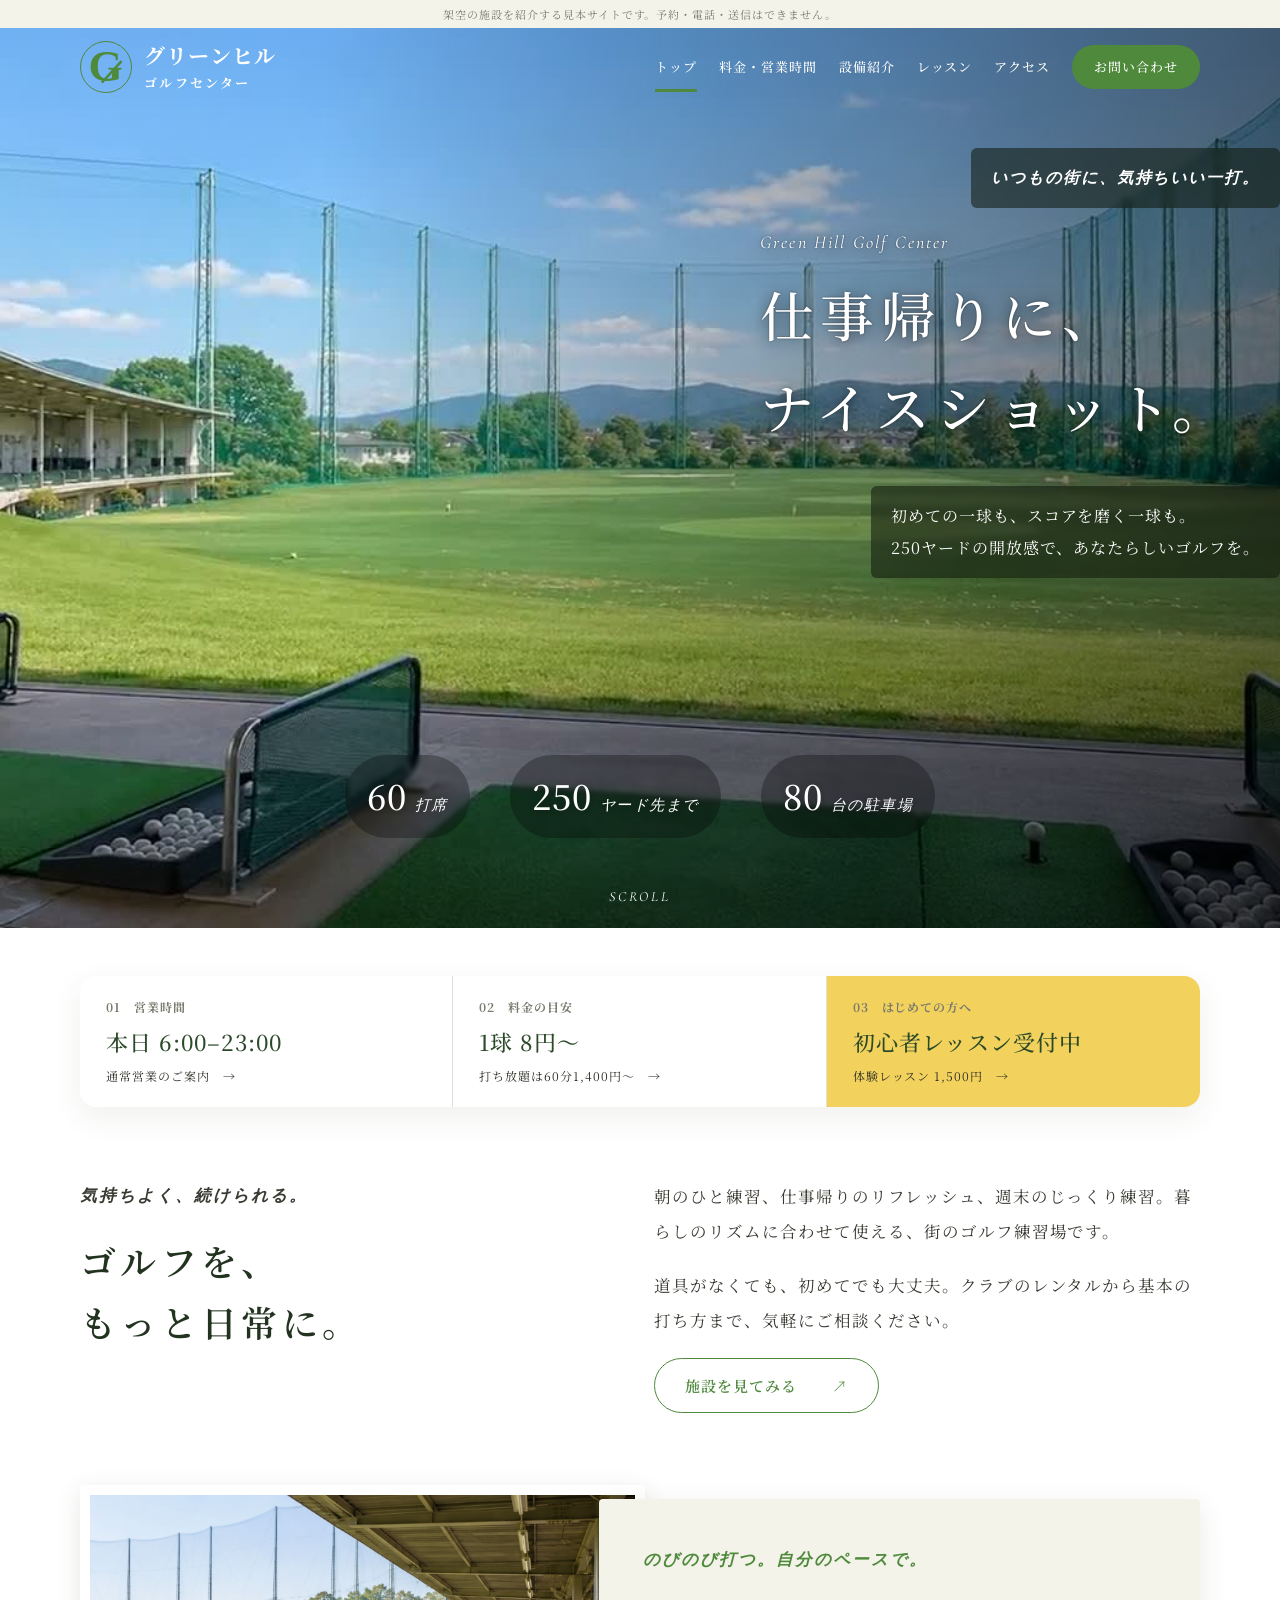
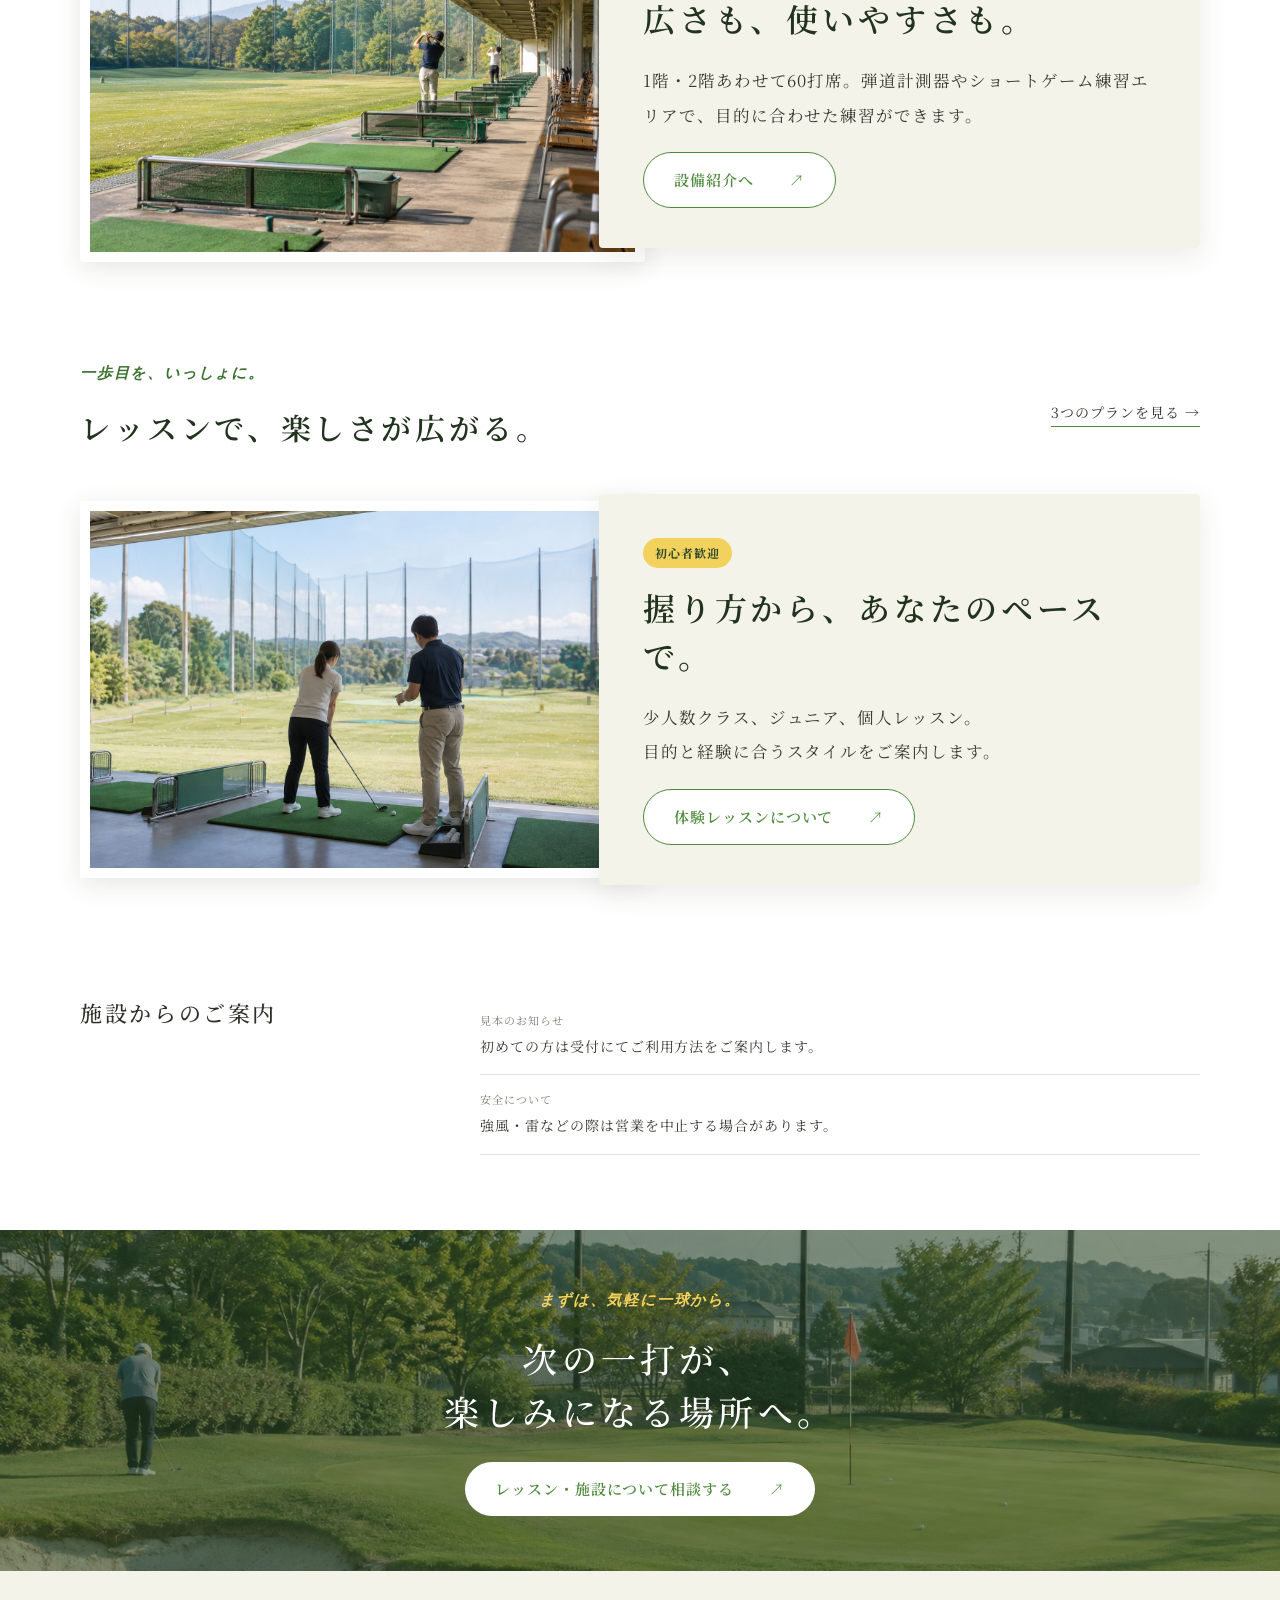
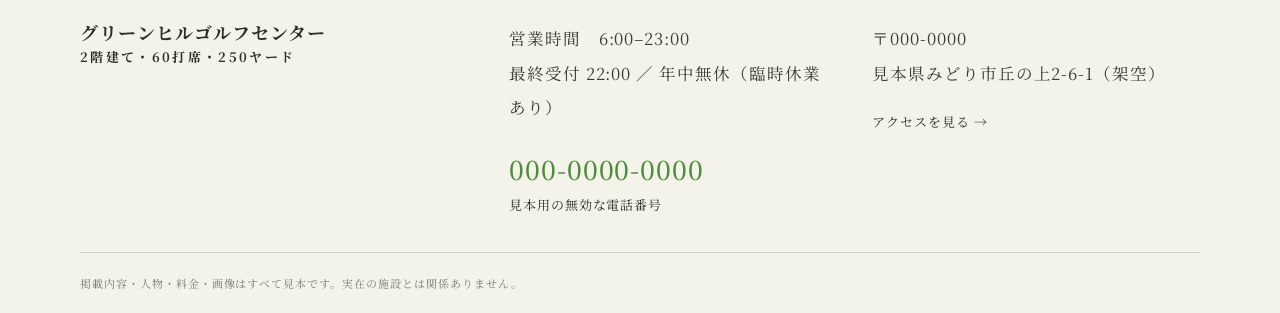
<file: index.html>
<!doctype html><html lang="ja"><head><meta charset="utf-8"><meta name="viewport" content="width=device-width,initial-scale=1"><meta name="description" content="架空のゴルフ練習場・グリーンヒルゴルフセンターの見本サイト。料金、設備、レッスンをご案内します。"><title>トップ｜グリーンヒルゴルフセンター（見本）</title><link rel="preconnect" href="https://fonts.googleapis.com"><link href="https://fonts.googleapis.com/css2?family=Cormorant+Garamond:ital,wght@1,500&family=Noto+Serif+JP:wght@400;500;700&display=swap" rel="stylesheet"><link rel="stylesheet" href="style.css"><script src="script.js" defer></script></head><body class="home">
<a class="skip" href="#main">本文へ移動</a><div class="demo">架空の施設を紹介する見本サイトです。予約・電話・送信はできません。</div>
<header><div class="head wrap"><a class="brand" href="index.html"><span class="mark" aria-hidden="true">G<span>／</span></span><span>グリーンヒル<small>ゴルフセンター</small></span></a><button class="menubtn" aria-expanded="false" aria-controls="navigation">メニュー <span>☰</span></button><nav id="navigation" aria-label="メインメニュー"><a href="index.html" aria-current="page">トップ</a><a href="price.html">料金・営業時間</a><a href="facility.html">設備紹介</a><a href="lesson.html">レッスン</a><a href="access.html">アクセス</a><a href="contact.html">お問い合わせ</a></nav></div></header>
<main id="main"><section class="hero"><video class="hero-video" src="img/hero.mp4" poster="img/hero_poster.jpg" autoplay muted loop playsinline aria-hidden="true"></video><div class="hero-copy wrap"><p class="eyebrow">いつもの街に、気持ちいい一打。</p><p class="hero-en">Green Hill Golf Center</p><h1>仕事帰りに、<br>ナイスショット。</h1><p>初めての一球も、スコアを磨く一球も。<br>250ヤードの開放感で、あなたらしいゴルフを。</p></div><div class="stats"><div><b>60</b><span>打席</span></div><div><b>250</b><span>ヤード先まで</span></div><div><b>80</b><span>台の駐車場</span></div></div><div class="scroll">SCROLL</div></section>
<div class="quick wrap"><a href="price.html#hours"><span>01　営業時間</span><strong>本日 6:00–23:00</strong><small>通常営業のご案内　→</small></a><a href="price.html"><span>02　料金の目安</span><strong>1球 8円〜</strong><small>打ち放題は60分1,400円〜　→</small></a><a href="lesson.html"><span>03　はじめての方へ</span><strong>初心者レッスン受付中</strong><small>体験レッスン 1,500円　→</small></a></div>
<section class="wrap section intro"><div><p class="eyebrow">気持ちよく、続けられる。</p><h2>ゴルフを、<br>もっと日常に。</h2></div><div><p>朝のひと練習、仕事帰りのリフレッシュ、週末のじっくり練習。暮らしのリズムに合わせて使える、街のゴルフ練習場です。</p><p>道具がなくても、初めてでも大丈夫。クラブのレンタルから基本の打ち方まで、気軽にご相談ください。</p><a class="button" href="facility.html">施設を見てみる<span aria-hidden="true">↗</span></a></div></section>
<section class="feature wrap"><img src="img/bays.jpg" alt="自然光が差し込む屋根付き打席" loading="lazy" width="1200" height="800"><div><p class="eyebrow">のびのび打つ。自分のペースで。</p><h2>広さも、使いやすさも。</h2><p>1階・2階あわせて60打席。弾道計測器やショートゲーム練習エリアで、目的に合わせた練習ができます。</p><a class="button" href="facility.html">設備紹介へ<span aria-hidden="true">↗</span></a></div></section>
<section class="section wrap"><div class="section-title"><div><p class="eyebrow">一歩目を、いっしょに。</p><h2>レッスンで、楽しさが広がる。</h2></div><a href="lesson.html">3つのプランを見る →</a></div><div class="lesson-banner"><img src="img/lesson.jpg" alt="インストラクターに教わる初心者の後ろ姿" loading="lazy" width="1200" height="800"><div><span class="pill">初心者歓迎</span><h3>握り方から、あなたのペースで。</h3><p>少人数クラス、ジュニア、個人レッスン。<br>目的と経験に合うスタイルをご案内します。</p><a class="button" href="lesson.html">体験レッスンについて<span aria-hidden="true">↗</span></a></div></div></section>
<section class="news wrap"><h2>施設からのご案内</h2><div><p><time>見本のお知らせ</time> 初めての方は受付にてご利用方法をご案内します。</p><p><time>安全について</time> 強風・雷などの際は営業を中止する場合があります。</p></div></section></main><section class="closing"><div class="wrap"><div><p class="eyebrow">まずは、気軽に一球から。</p><h2>次の一打が、<br>楽しみになる場所へ。</h2></div><a class="button" href="contact.html">レッスン・施設について相談する<span aria-hidden="true">↗</span></a></div></section>
<footer><div class="wrap footergrid"><div class="brand">グリーンヒルゴルフセンター<small>2階建て・60打席・250ヤード</small></div><div><p>営業時間　6:00–23:00<br>最終受付 22:00 ／ 年中無休（臨時休業あり）</p><strong class="phone">000-0000-0000</strong><small>見本用の無効な電話番号</small></div><div><p>〒000-0000<br>見本県みどり市丘の上2-6-1（架空）</p><a href="access.html">アクセスを見る →</a></div></div><div class="wrap footnote">掲載内容・人物・料金・画像はすべて見本です。実在の施設とは関係ありません。</div></footer>
<button class="mobilecall" type="button" data-demo-call>☎ 電話する <small>見本</small></button><dialog id="call-dialog"><h2>電話ボタンの見本</h2><p>架空の施設のため発信しません。<br>本番では実際の電話番号に接続します。</p><button class="button" data-close>閉じる</button></dialog></body></html>
</file>
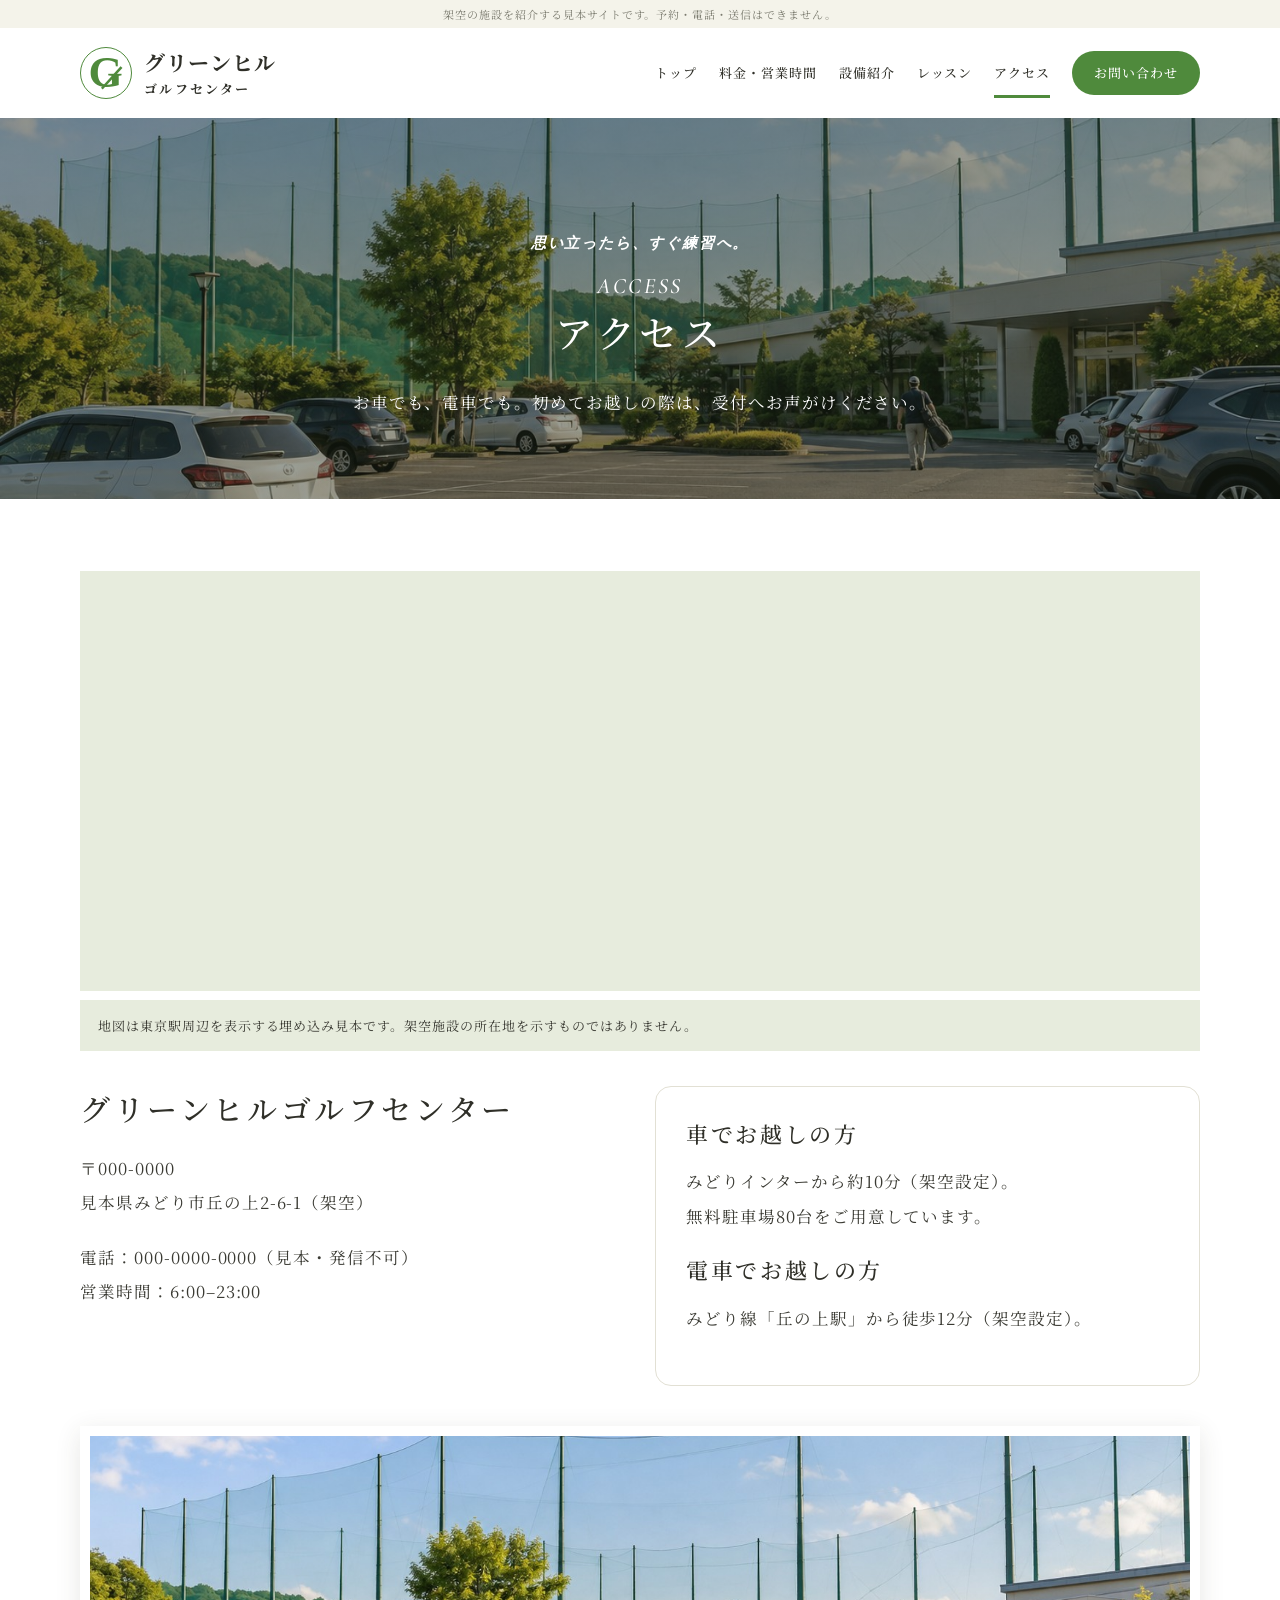
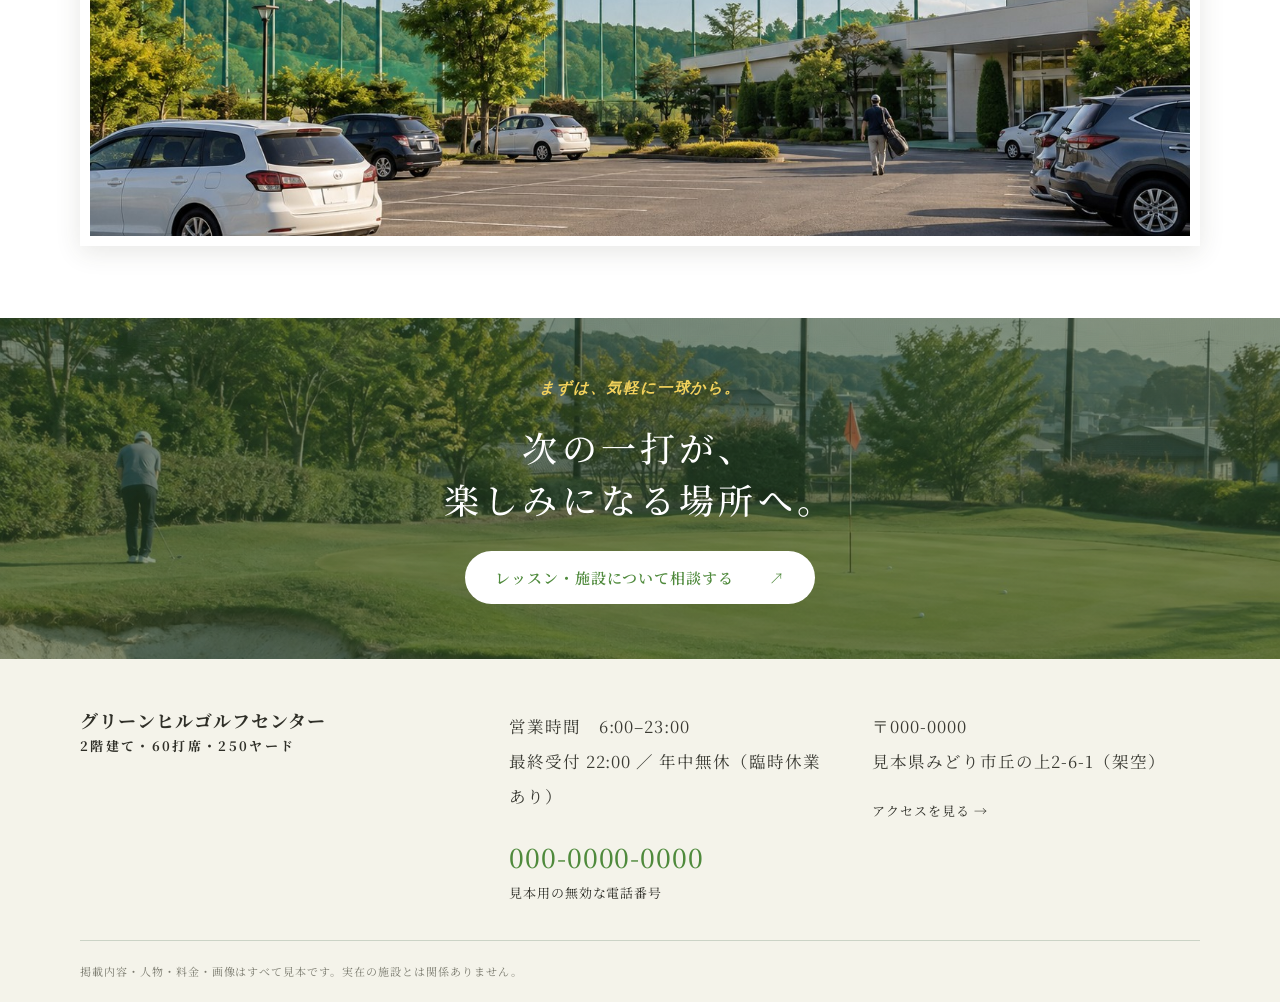
<file: access.html>
<!doctype html><html lang="ja"><head><meta charset="utf-8"><meta name="viewport" content="width=device-width,initial-scale=1"><meta name="description" content="架空のゴルフ練習場・グリーンヒルゴルフセンターの見本サイト。料金、設備、レッスンをご案内します。"><title>アクセス｜グリーンヒルゴルフセンター（見本）</title><link rel="preconnect" href="https://fonts.googleapis.com"><link href="https://fonts.googleapis.com/css2?family=Cormorant+Garamond:ital,wght@1,500&family=Noto+Serif+JP:wght@400;500;700&display=swap" rel="stylesheet"><link rel="stylesheet" href="style.css"><script src="script.js" defer></script></head><body class="p-access">
<a class="skip" href="#main">本文へ移動</a><div class="demo">架空の施設を紹介する見本サイトです。予約・電話・送信はできません。</div>
<header><div class="head wrap"><a class="brand" href="index.html"><span class="mark" aria-hidden="true">G<span>／</span></span><span>グリーンヒル<small>ゴルフセンター</small></span></a><button class="menubtn" aria-expanded="false" aria-controls="navigation">メニュー <span>☰</span></button><nav id="navigation" aria-label="メインメニュー"><a href="index.html">トップ</a><a href="price.html">料金・営業時間</a><a href="facility.html">設備紹介</a><a href="lesson.html">レッスン</a><a href="access.html" aria-current="page">アクセス</a><a href="contact.html">お問い合わせ</a></nav></div></header>
<main id="main"><section class="pagehead wrap" style="--bg:url(img/parking.jpg)"><p class="eyebrow">思い立ったら、すぐ練習へ。</p><h1><span class="en">ACCESS</span>アクセス</h1><p>お車でも、電車でも。初めてお越しの際は、受付へお声がけください。</p></section><section class="wrap section"><div class="map"><iframe title="埋め込み地図の表示見本（東京駅周辺・施設の所在地ではありません）" src="https://maps.google.com/maps?q=Tokyo%20Station&amp;z=14&amp;output=embed" loading="lazy" referrerpolicy="no-referrer-when-downgrade"></iframe></div><p class="mapnote">地図は東京駅周辺を表示する埋め込み見本です。架空施設の所在地を示すものではありません。</p><div class="twocol"><article><h2>グリーンヒルゴルフセンター</h2><p>〒000-0000<br>見本県みどり市丘の上2-6-1（架空）</p><p>電話：000-0000-0000（見本・発信不可）<br>営業時間：6:00–23:00</p></article><article class="panel"><h3>車でお越しの方</h3><p>みどりインターから約10分（架空設定）。<br>無料駐車場80台をご用意しています。</p><h3>電車でお越しの方</h3><p>みどり線「丘の上駅」から徒歩12分（架空設定）。</p></article></div><div class="widephoto"><img src="img/parking.jpg" alt="施設前の平面駐車場のイメージ" loading="lazy" width="1200" height="800"></div></section></main><section class="closing"><div class="wrap"><div><p class="eyebrow">まずは、気軽に一球から。</p><h2>次の一打が、<br>楽しみになる場所へ。</h2></div><a class="button" href="contact.html">レッスン・施設について相談する<span aria-hidden="true">↗</span></a></div></section>
<footer><div class="wrap footergrid"><div class="brand">グリーンヒルゴルフセンター<small>2階建て・60打席・250ヤード</small></div><div><p>営業時間　6:00–23:00<br>最終受付 22:00 ／ 年中無休（臨時休業あり）</p><strong class="phone">000-0000-0000</strong><small>見本用の無効な電話番号</small></div><div><p>〒000-0000<br>見本県みどり市丘の上2-6-1（架空）</p><a href="access.html">アクセスを見る →</a></div></div><div class="wrap footnote">掲載内容・人物・料金・画像はすべて見本です。実在の施設とは関係ありません。</div></footer>
<button class="mobilecall" type="button" data-demo-call>☎ 電話する <small>見本</small></button><dialog id="call-dialog"><h2>電話ボタンの見本</h2><p>架空の施設のため発信しません。<br>本番では実際の電話番号に接続します。</p><button class="button" data-close>閉じる</button></dialog></body></html>
</file>
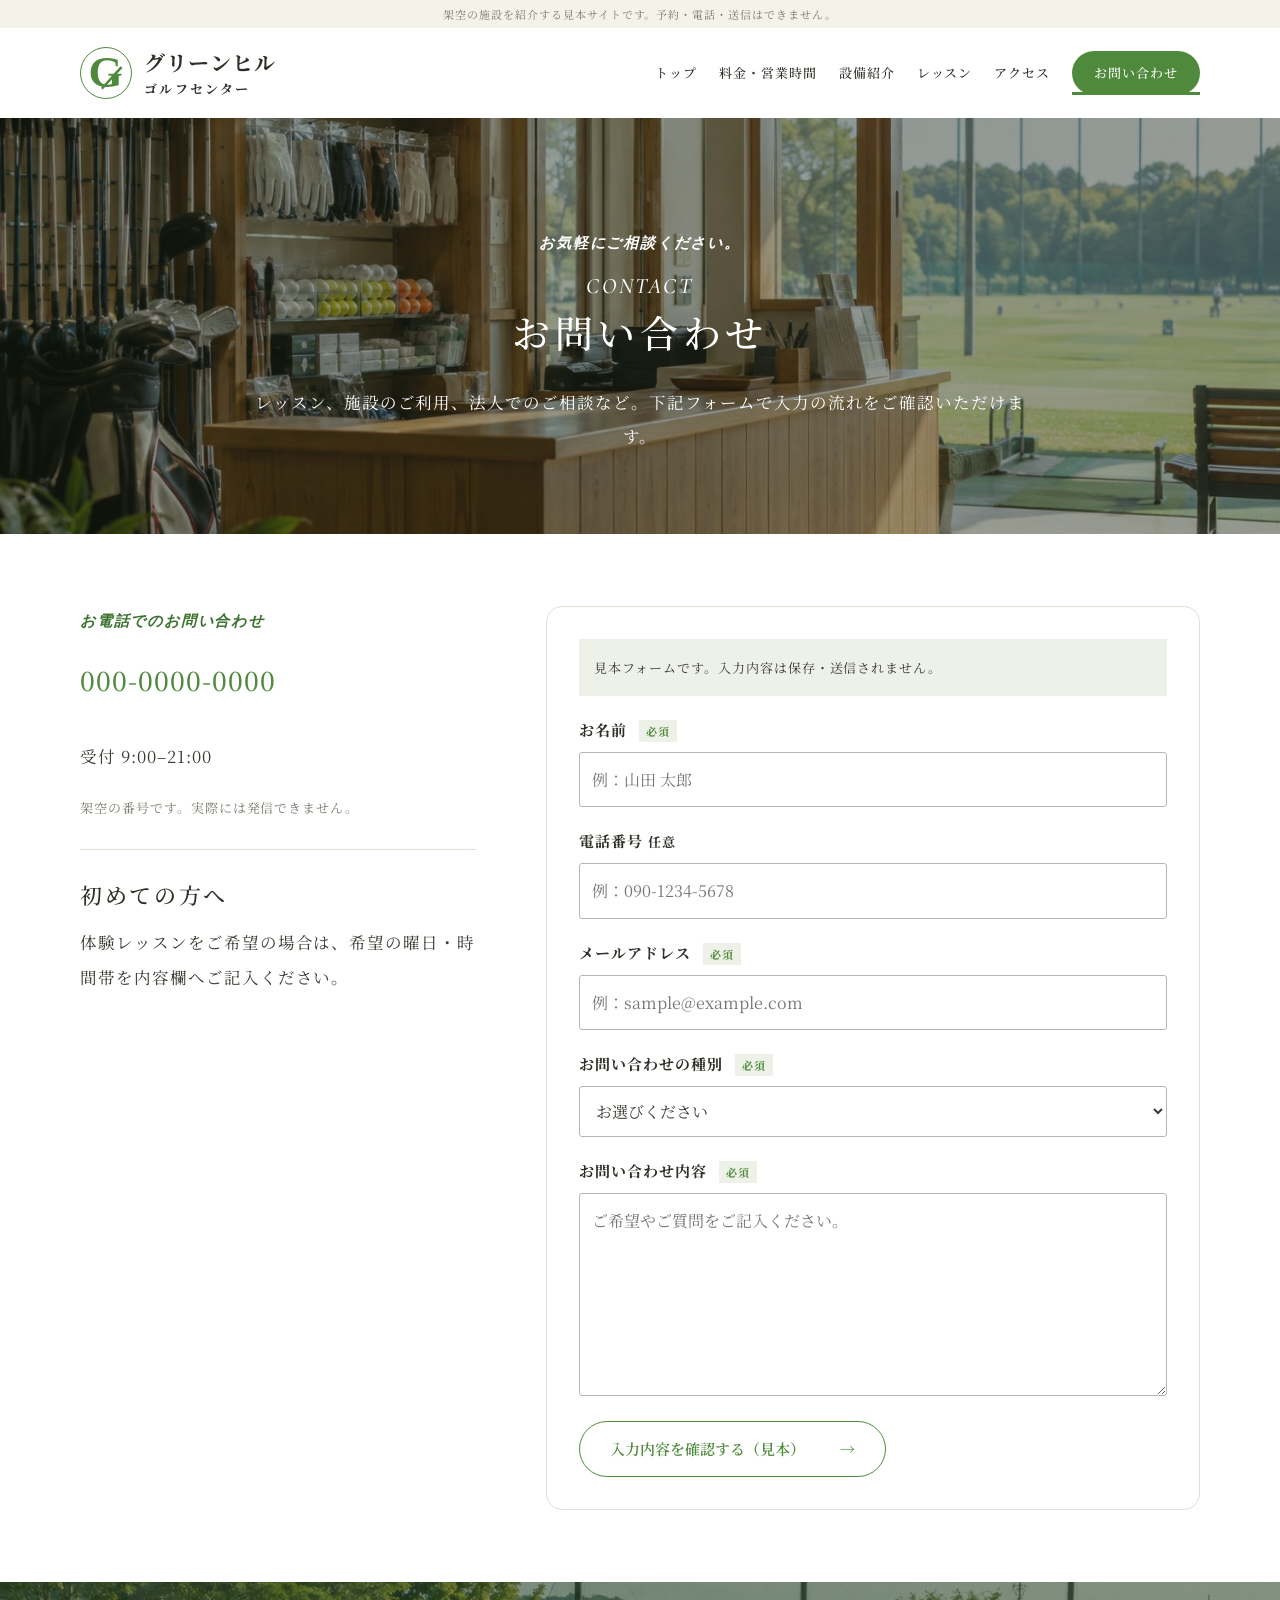
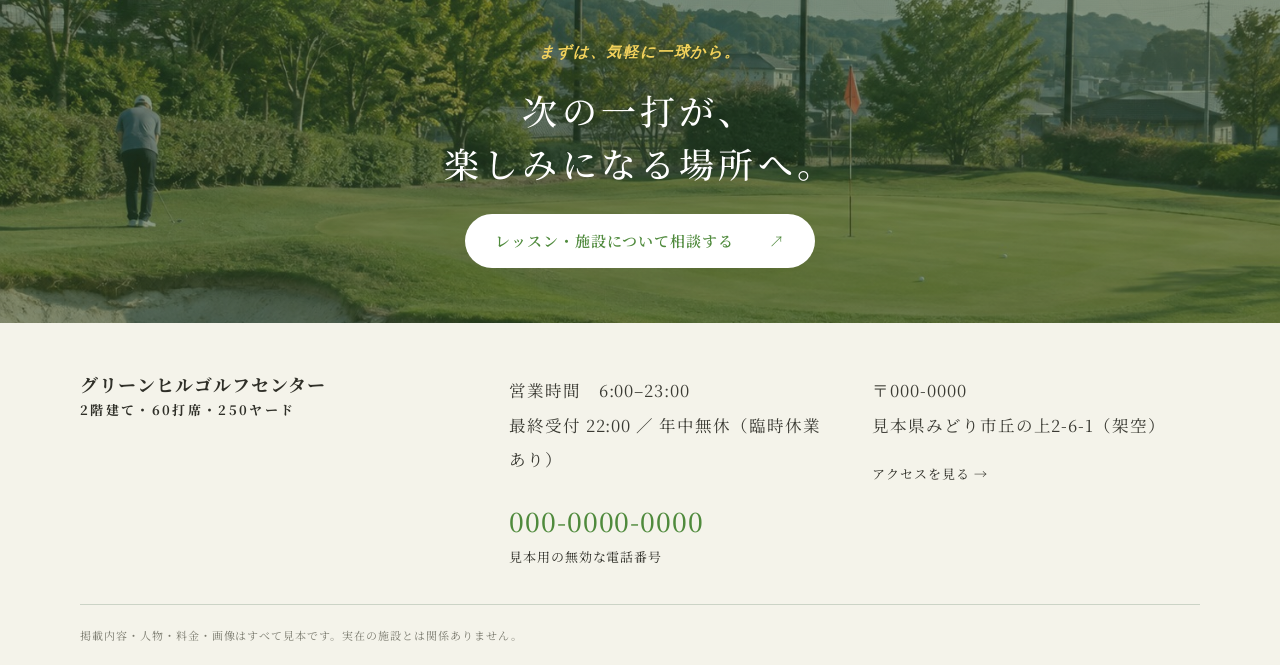
<file: contact.html>
<!doctype html><html lang="ja"><head><meta charset="utf-8"><meta name="viewport" content="width=device-width,initial-scale=1"><meta name="description" content="架空のゴルフ練習場・グリーンヒルゴルフセンターの見本サイト。料金、設備、レッスンをご案内します。"><title>お問い合わせ｜グリーンヒルゴルフセンター（見本）</title><link rel="preconnect" href="https://fonts.googleapis.com"><link href="https://fonts.googleapis.com/css2?family=Cormorant+Garamond:ital,wght@1,500&family=Noto+Serif+JP:wght@400;500;700&display=swap" rel="stylesheet"><link rel="stylesheet" href="style.css"><script src="script.js" defer></script></head><body class="p-contact">
<a class="skip" href="#main">本文へ移動</a><div class="demo">架空の施設を紹介する見本サイトです。予約・電話・送信はできません。</div>
<header><div class="head wrap"><a class="brand" href="index.html"><span class="mark" aria-hidden="true">G<span>／</span></span><span>グリーンヒル<small>ゴルフセンター</small></span></a><button class="menubtn" aria-expanded="false" aria-controls="navigation">メニュー <span>☰</span></button><nav id="navigation" aria-label="メインメニュー"><a href="index.html">トップ</a><a href="price.html">料金・営業時間</a><a href="facility.html">設備紹介</a><a href="lesson.html">レッスン</a><a href="access.html">アクセス</a><a href="contact.html" aria-current="page">お問い合わせ</a></nav></div></header>
<main id="main"><section class="pagehead wrap" style="--bg:url(img/shop.jpg)"><p class="eyebrow">お気軽にご相談ください。</p><h1><span class="en">CONTACT</span>お問い合わせ</h1><p>レッスン、施設のご利用、法人でのご相談など。下記フォームで入力の流れをご確認いただけます。</p></section><section class="wrap section contact-layout"><aside><p class="eyebrow">お電話でのお問い合わせ</p><p class="phone">000-0000-0000</p><p>受付 9:00–21:00</p><p class="note">架空の番号です。実際には発信できません。</p><hr><h2>初めての方へ</h2><p>体験レッスンをご希望の場合は、希望の曜日・時間帯を内容欄へご記入ください。</p></aside><form id="contact-form" action="" method="post"><p class="formnotice">見本フォームです。入力内容は保存・送信されません。</p><label for="name">お名前 <span>必須</span></label><input id="name" name="name" autocomplete="name" required maxlength="80" placeholder="例：山田 太郎"><label for="tel">電話番号 <small>任意</small></label><input id="tel" name="tel" type="tel" autocomplete="tel" maxlength="30" placeholder="例：090-1234-5678"><label for="email">メールアドレス <span>必須</span></label><input id="email" name="email" type="email" autocomplete="email" required placeholder="例：sample@example.com"><label for="type">お問い合わせの種別 <span>必須</span></label><select id="type" name="type" required><option value="">お選びください</option><option>レッスン・体験</option><option>法人利用</option><option>その他</option></select><label for="message">お問い合わせ内容 <span>必須</span></label><textarea id="message" name="message" rows="6" required maxlength="3000" placeholder="ご希望やご質問をご記入ください。"></textarea><button class="button" type="submit">入力内容を確認する（見本） <span>→</span></button><div id="form-result" role="status" tabindex="-1" hidden></div></form></section></main><section class="closing"><div class="wrap"><div><p class="eyebrow">まずは、気軽に一球から。</p><h2>次の一打が、<br>楽しみになる場所へ。</h2></div><a class="button" href="contact.html">レッスン・施設について相談する<span aria-hidden="true">↗</span></a></div></section>
<footer><div class="wrap footergrid"><div class="brand">グリーンヒルゴルフセンター<small>2階建て・60打席・250ヤード</small></div><div><p>営業時間　6:00–23:00<br>最終受付 22:00 ／ 年中無休（臨時休業あり）</p><strong class="phone">000-0000-0000</strong><small>見本用の無効な電話番号</small></div><div><p>〒000-0000<br>見本県みどり市丘の上2-6-1（架空）</p><a href="access.html">アクセスを見る →</a></div></div><div class="wrap footnote">掲載内容・人物・料金・画像はすべて見本です。実在の施設とは関係ありません。</div></footer>
<button class="mobilecall" type="button" data-demo-call>☎ 電話する <small>見本</small></button><dialog id="call-dialog"><h2>電話ボタンの見本</h2><p>架空の施設のため発信しません。<br>本番では実際の電話番号に接続します。</p><button class="button" data-close>閉じる</button></dialog></body></html>
</file>
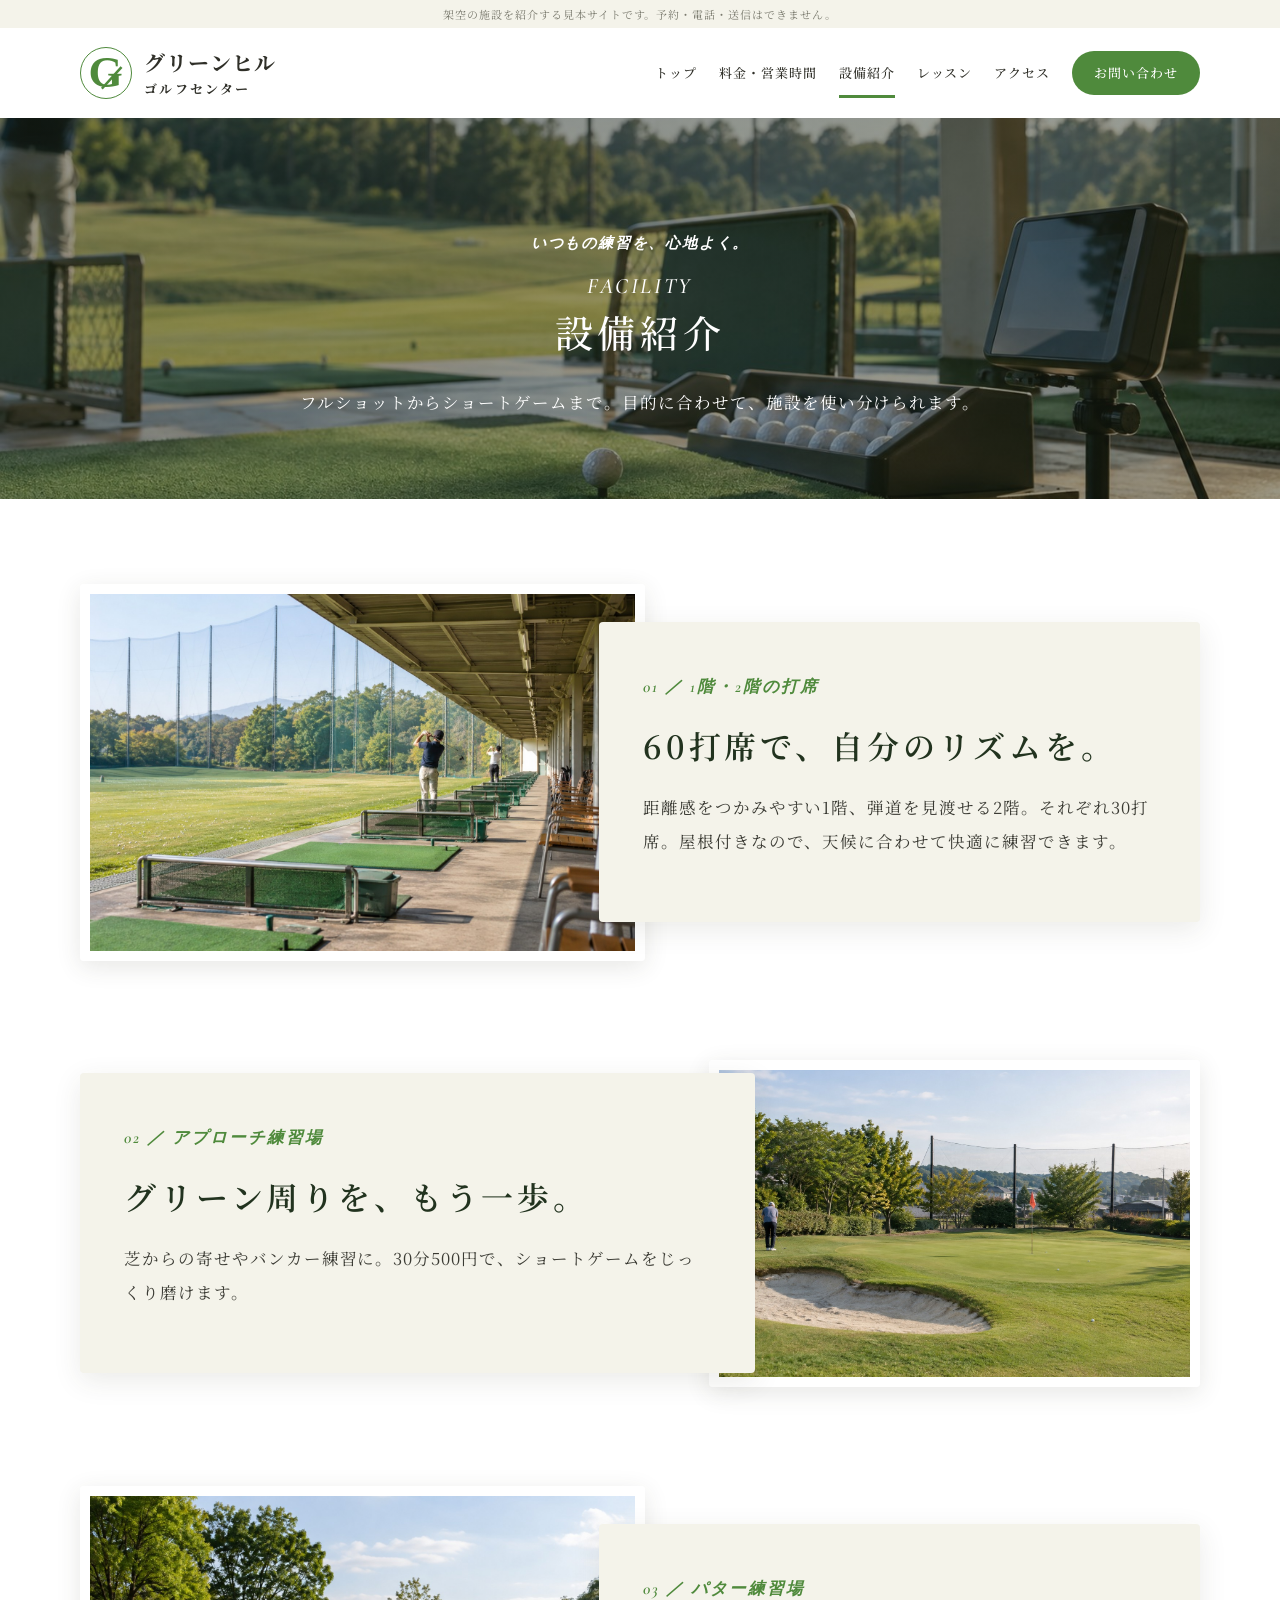
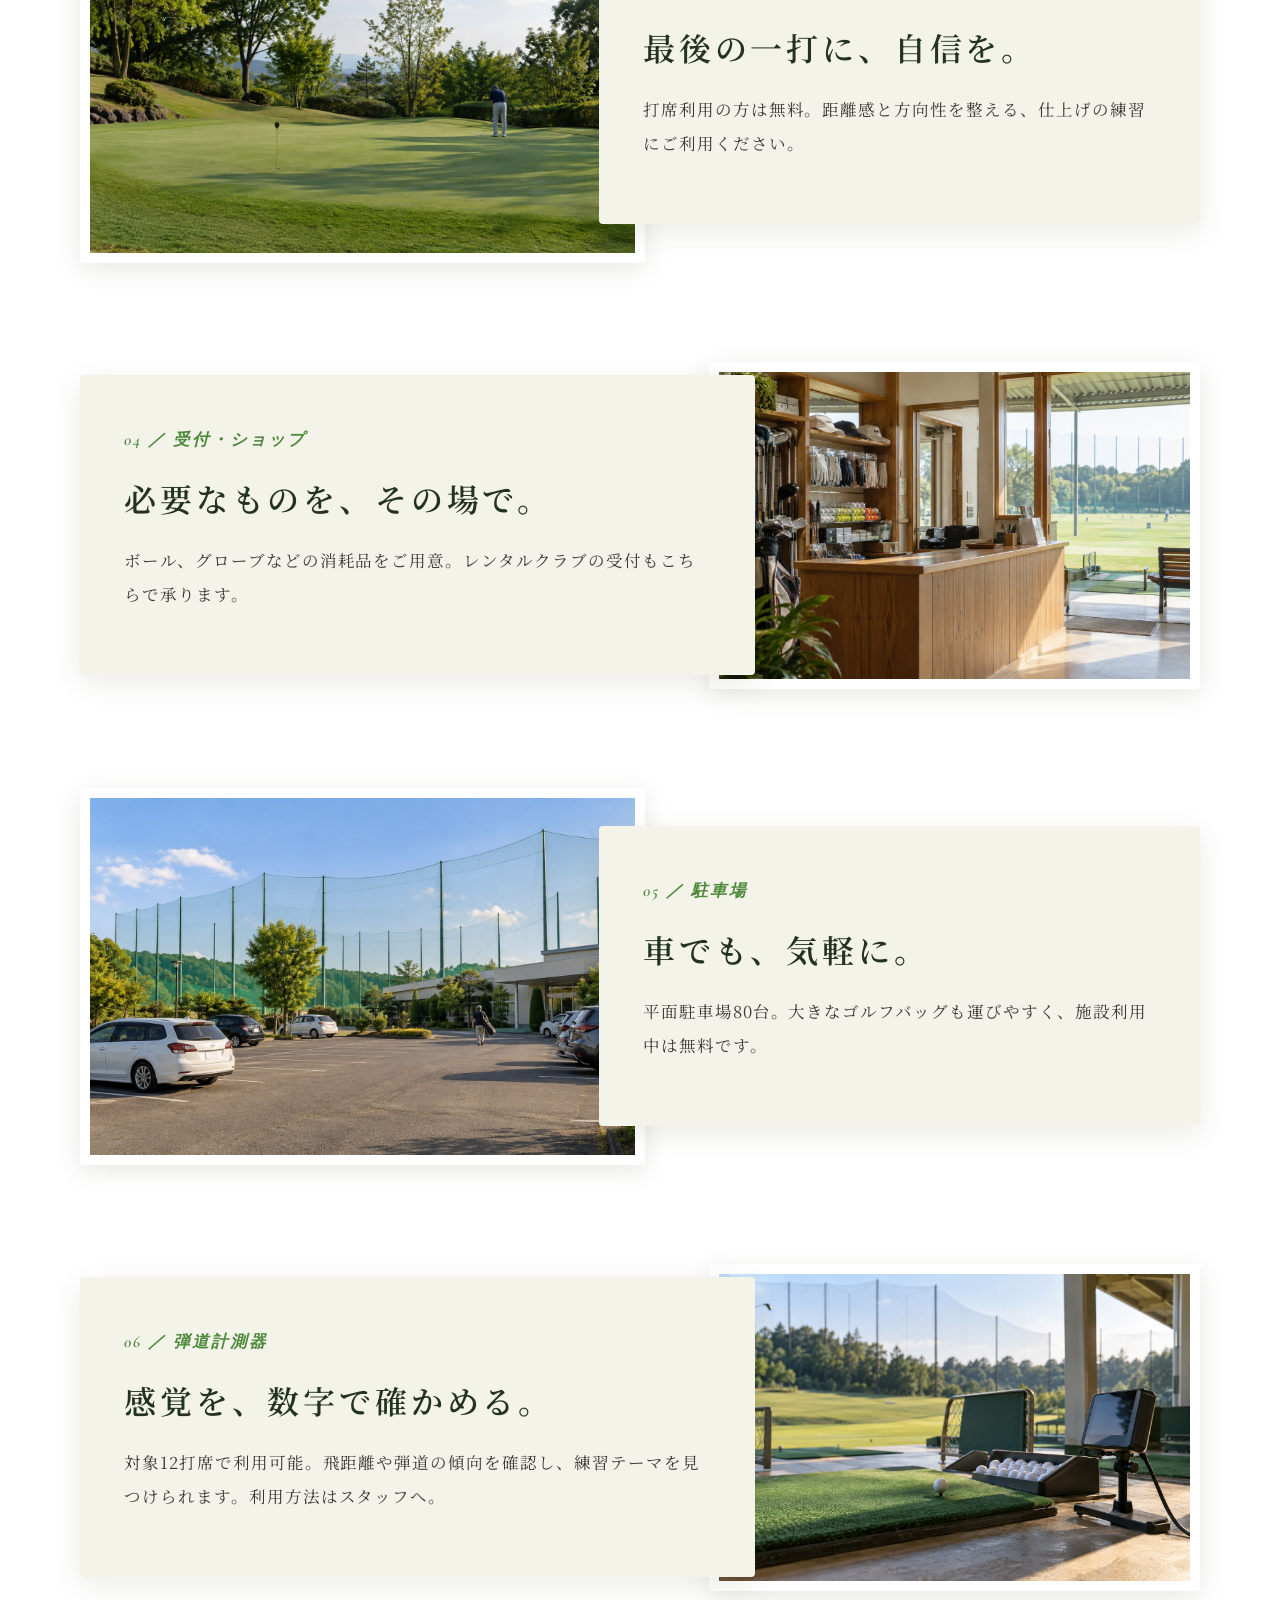
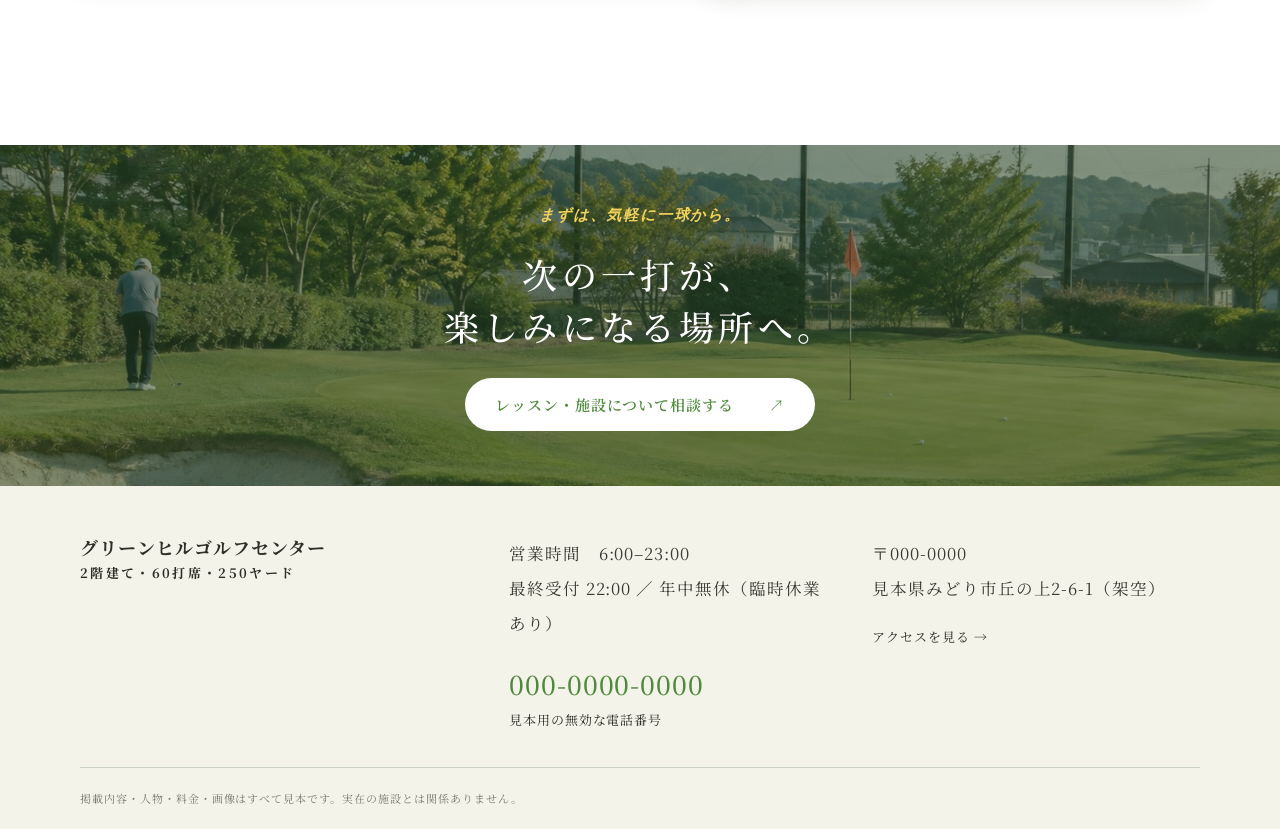
<file: facility.html>
<!doctype html><html lang="ja"><head><meta charset="utf-8"><meta name="viewport" content="width=device-width,initial-scale=1"><meta name="description" content="架空のゴルフ練習場・グリーンヒルゴルフセンターの見本サイト。料金、設備、レッスンをご案内します。"><title>設備紹介｜グリーンヒルゴルフセンター（見本）</title><link rel="preconnect" href="https://fonts.googleapis.com"><link href="https://fonts.googleapis.com/css2?family=Cormorant+Garamond:ital,wght@1,500&family=Noto+Serif+JP:wght@400;500;700&display=swap" rel="stylesheet"><link rel="stylesheet" href="style.css"><script src="script.js" defer></script></head><body class="p-facility">
<a class="skip" href="#main">本文へ移動</a><div class="demo">架空の施設を紹介する見本サイトです。予約・電話・送信はできません。</div>
<header><div class="head wrap"><a class="brand" href="index.html"><span class="mark" aria-hidden="true">G<span>／</span></span><span>グリーンヒル<small>ゴルフセンター</small></span></a><button class="menubtn" aria-expanded="false" aria-controls="navigation">メニュー <span>☰</span></button><nav id="navigation" aria-label="メインメニュー"><a href="index.html">トップ</a><a href="price.html">料金・営業時間</a><a href="facility.html" aria-current="page">設備紹介</a><a href="lesson.html">レッスン</a><a href="access.html">アクセス</a><a href="contact.html">お問い合わせ</a></nav></div></header>
<main id="main"><section class="pagehead wrap" style="--bg:url(img/tracker.jpg)"><p class="eyebrow">いつもの練習を、心地よく。</p><h1><span class="en">FACILITY</span>設備紹介</h1><p>フルショットからショートゲームまで。目的に合わせて、施設を使い分けられます。</p></section><section class="wrap facility-list"><article class="feature"><img src="img/bays.jpg" alt="1階・2階の打席" loading="lazy" width="1200" height="800"><div><p class="eyebrow">01 ／ 1階・2階の打席</p><h2>60打席で、自分のリズムを。</h2><p>距離感をつかみやすい1階、弾道を見渡せる2階。それぞれ30打席。屋根付きなので、天候に合わせて快適に練習できます。</p></div></article><article class="feature"><img src="img/approach.jpg" alt="アプローチ練習場" loading="lazy" width="1200" height="800"><div><p class="eyebrow">02 ／ アプローチ練習場</p><h2>グリーン周りを、もう一歩。</h2><p>芝からの寄せやバンカー練習に。30分500円で、ショートゲームをじっくり磨けます。</p></div></article><article class="feature"><img src="img/putting.jpg" alt="パター練習場" loading="lazy" width="1200" height="800"><div><p class="eyebrow">03 ／ パター練習場</p><h2>最後の一打に、自信を。</h2><p>打席利用の方は無料。距離感と方向性を整える、仕上げの練習にご利用ください。</p></div></article><article class="feature"><img src="img/shop.jpg" alt="受付・ショップ" loading="lazy" width="1200" height="800"><div><p class="eyebrow">04 ／ 受付・ショップ</p><h2>必要なものを、その場で。</h2><p>ボール、グローブなどの消耗品をご用意。レンタルクラブの受付もこちらで承ります。</p></div></article><article class="feature"><img src="img/parking.jpg" alt="駐車場" loading="lazy" width="1200" height="800"><div><p class="eyebrow">05 ／ 駐車場</p><h2>車でも、気軽に。</h2><p>平面駐車場80台。大きなゴルフバッグも運びやすく、施設利用中は無料です。</p></div></article><article class="feature"><img src="img/tracker.jpg" alt="弾道計測器" loading="lazy" width="1200" height="800"><div><p class="eyebrow">06 ／ 弾道計測器</p><h2>感覚を、数字で確かめる。</h2><p>対象12打席で利用可能。飛距離や弾道の傾向を確認し、練習テーマを見つけられます。利用方法はスタッフへ。</p></div></article></section></main><section class="closing"><div class="wrap"><div><p class="eyebrow">まずは、気軽に一球から。</p><h2>次の一打が、<br>楽しみになる場所へ。</h2></div><a class="button" href="contact.html">レッスン・施設について相談する<span aria-hidden="true">↗</span></a></div></section>
<footer><div class="wrap footergrid"><div class="brand">グリーンヒルゴルフセンター<small>2階建て・60打席・250ヤード</small></div><div><p>営業時間　6:00–23:00<br>最終受付 22:00 ／ 年中無休（臨時休業あり）</p><strong class="phone">000-0000-0000</strong><small>見本用の無効な電話番号</small></div><div><p>〒000-0000<br>見本県みどり市丘の上2-6-1（架空）</p><a href="access.html">アクセスを見る →</a></div></div><div class="wrap footnote">掲載内容・人物・料金・画像はすべて見本です。実在の施設とは関係ありません。</div></footer>
<button class="mobilecall" type="button" data-demo-call>☎ 電話する <small>見本</small></button><dialog id="call-dialog"><h2>電話ボタンの見本</h2><p>架空の施設のため発信しません。<br>本番では実際の電話番号に接続します。</p><button class="button" data-close>閉じる</button></dialog></body></html>
</file>
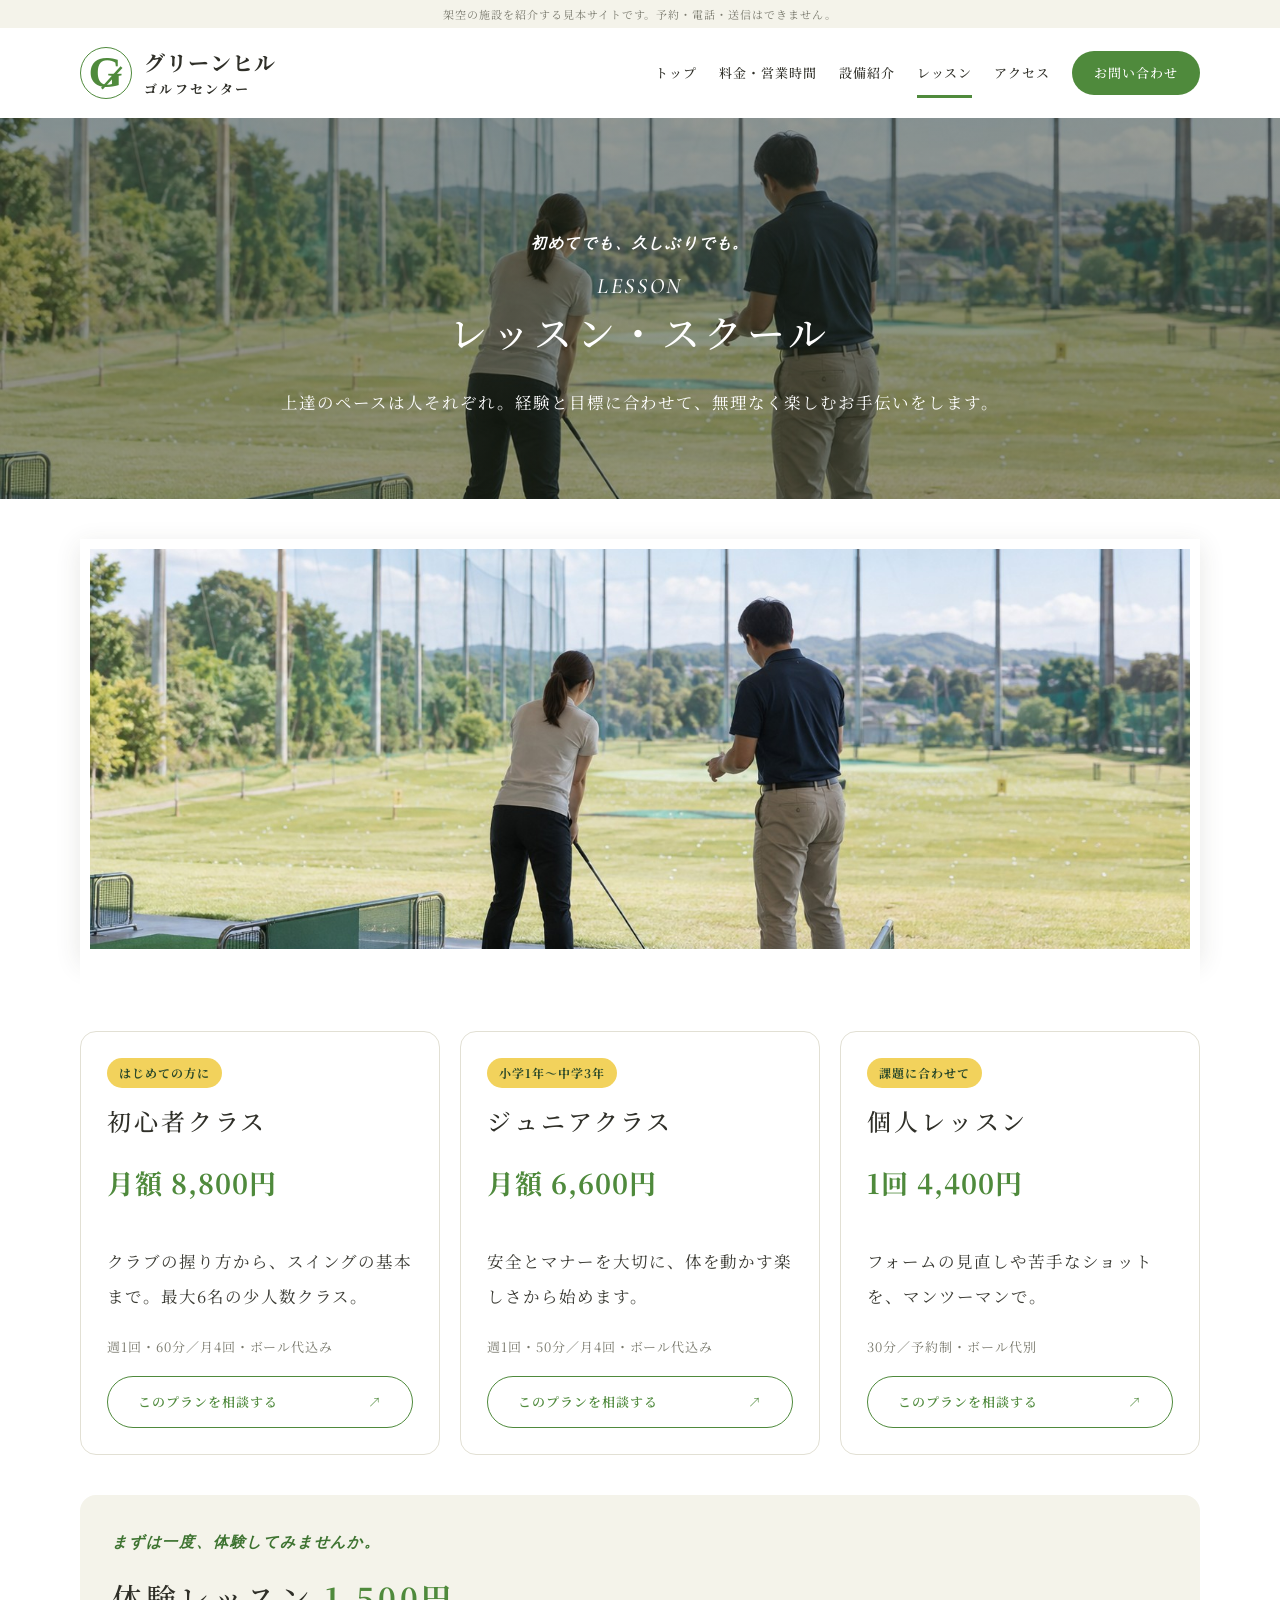
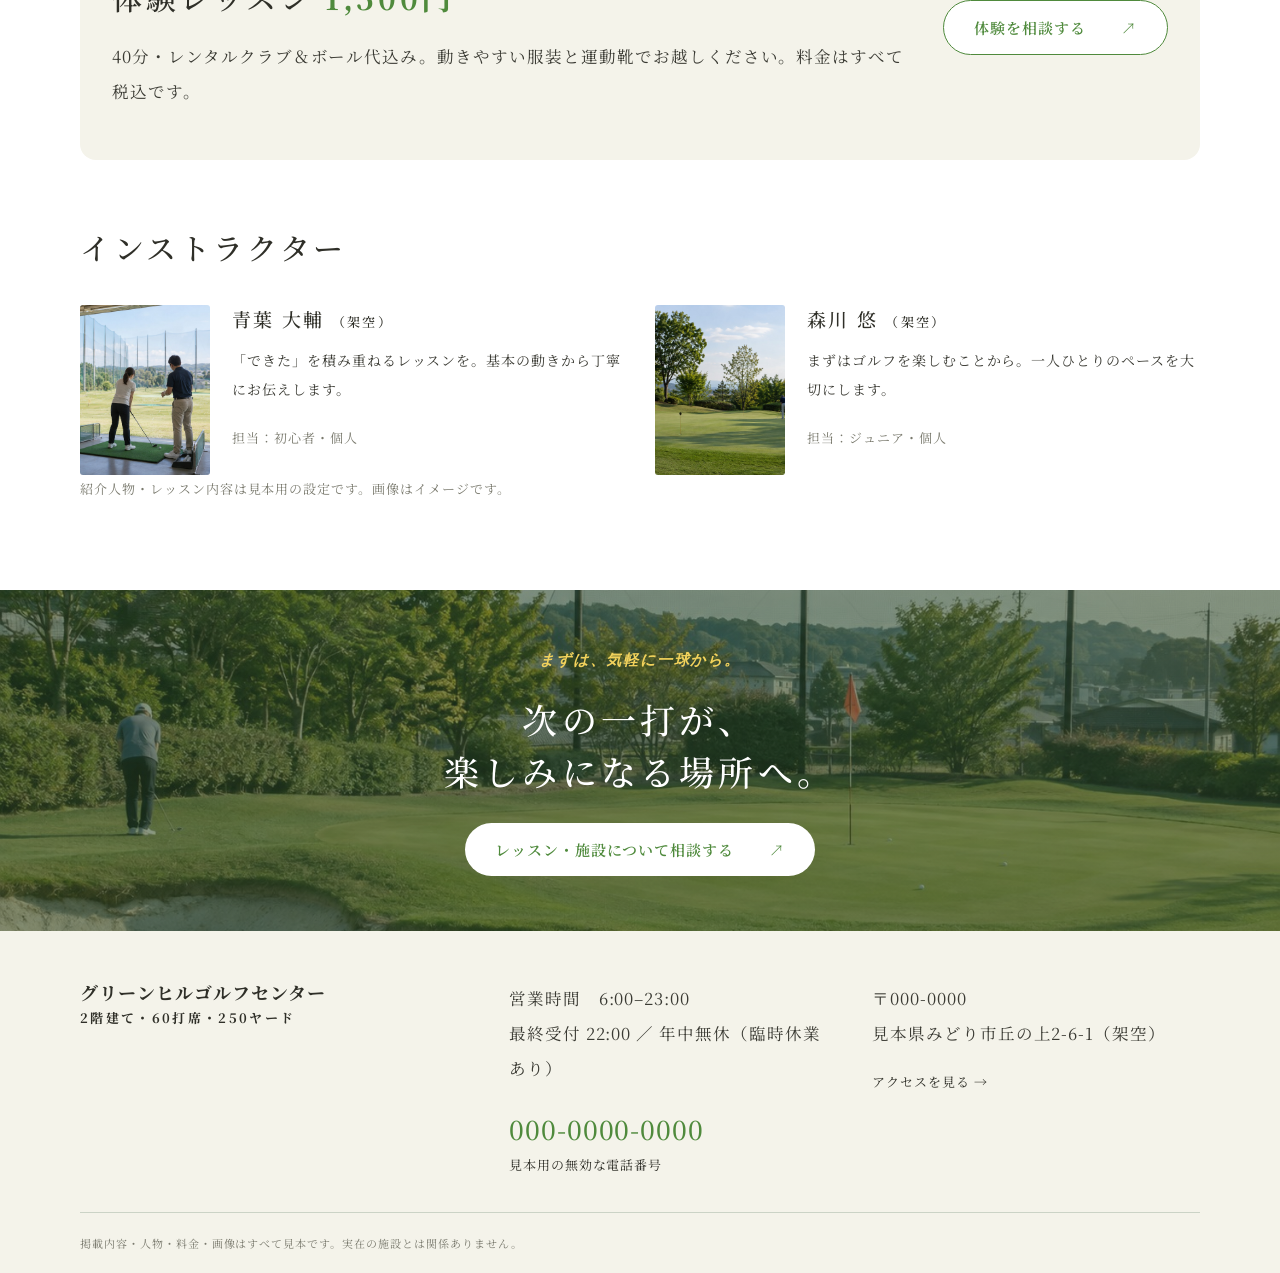
<file: lesson.html>
<!doctype html><html lang="ja"><head><meta charset="utf-8"><meta name="viewport" content="width=device-width,initial-scale=1"><meta name="description" content="架空のゴルフ練習場・グリーンヒルゴルフセンターの見本サイト。料金、設備、レッスンをご案内します。"><title>レッスン｜グリーンヒルゴルフセンター（見本）</title><link rel="preconnect" href="https://fonts.googleapis.com"><link href="https://fonts.googleapis.com/css2?family=Cormorant+Garamond:ital,wght@1,500&family=Noto+Serif+JP:wght@400;500;700&display=swap" rel="stylesheet"><link rel="stylesheet" href="style.css"><script src="script.js" defer></script></head><body class="p-lesson">
<a class="skip" href="#main">本文へ移動</a><div class="demo">架空の施設を紹介する見本サイトです。予約・電話・送信はできません。</div>
<header><div class="head wrap"><a class="brand" href="index.html"><span class="mark" aria-hidden="true">G<span>／</span></span><span>グリーンヒル<small>ゴルフセンター</small></span></a><button class="menubtn" aria-expanded="false" aria-controls="navigation">メニュー <span>☰</span></button><nav id="navigation" aria-label="メインメニュー"><a href="index.html">トップ</a><a href="price.html">料金・営業時間</a><a href="facility.html">設備紹介</a><a href="lesson.html" aria-current="page">レッスン</a><a href="access.html">アクセス</a><a href="contact.html">お問い合わせ</a></nav></div></header>
<main id="main"><section class="pagehead wrap" style="--bg:url(img/lesson.jpg)"><p class="eyebrow">初めてでも、久しぶりでも。</p><h1><span class="en">LESSON</span>レッスン・スクール</h1><p>上達のペースは人それぞれ。経験と目標に合わせて、無理なく楽しむお手伝いをします。</p></section><div class="wrap widephoto"><img src="img/lesson.jpg" alt="初心者レッスンの様子" loading="lazy" width="1200" height="800"></div><section class="wrap section"><div class="cards"><article class="panel"><span class="pill">はじめての方に</span><h2>初心者クラス</h2><p class="price">月額 8,800円</p><p>クラブの握り方から、スイングの基本まで。最大6名の少人数クラス。</p><p class="note">週1回・60分／月4回・ボール代込み</p><a class="button" href="contact.html">このプランを相談する<span aria-hidden="true">↗</span></a></article><article class="panel"><span class="pill">小学1年〜中学3年</span><h2>ジュニアクラス</h2><p class="price">月額 6,600円</p><p>安全とマナーを大切に、体を動かす楽しさから始めます。</p><p class="note">週1回・50分／月4回・ボール代込み</p><a class="button" href="contact.html">このプランを相談する<span aria-hidden="true">↗</span></a></article><article class="panel"><span class="pill">課題に合わせて</span><h2>個人レッスン</h2><p class="price">1回 4,400円</p><p>フォームの見直しや苦手なショットを、マンツーマンで。</p><p class="note">30分／予約制・ボール代別</p><a class="button" href="contact.html">このプランを相談する<span aria-hidden="true">↗</span></a></article></div><div class="trial"><div><p class="eyebrow">まずは一度、体験してみませんか。</p><h2>体験レッスン <strong>1,500円</strong></h2><p>40分・レンタルクラブ＆ボール代込み。動きやすい服装と運動靴でお越しください。料金はすべて税込です。</p></div><a class="button" href="contact.html">体験を相談する<span aria-hidden="true">↗</span></a></div><h2>インストラクター</h2><div class="twocol"><article class="instructor"><img src="img/lesson.jpg" alt="指導するインストラクターのイメージ・後ろ姿" loading="lazy" width="1200" height="800"><div><h3>青葉 大輔 <small>（架空）</small></h3><p>「できた」を積み重ねるレッスンを。基本の動きから丁寧にお伝えします。</p><span class="note">担当：初心者・個人</span></div></article><article class="instructor"><img src="img/putting.jpg" alt="ゴルフ指導者のイメージ・後ろ姿" loading="lazy" width="1200" height="800"><div><h3>森川 悠 <small>（架空）</small></h3><p>まずはゴルフを楽しむことから。一人ひとりのペースを大切にします。</p><span class="note">担当：ジュニア・個人</span></div></article></div><p class="note">紹介人物・レッスン内容は見本用の設定です。画像はイメージです。</p></section></main><section class="closing"><div class="wrap"><div><p class="eyebrow">まずは、気軽に一球から。</p><h2>次の一打が、<br>楽しみになる場所へ。</h2></div><a class="button" href="contact.html">レッスン・施設について相談する<span aria-hidden="true">↗</span></a></div></section>
<footer><div class="wrap footergrid"><div class="brand">グリーンヒルゴルフセンター<small>2階建て・60打席・250ヤード</small></div><div><p>営業時間　6:00–23:00<br>最終受付 22:00 ／ 年中無休（臨時休業あり）</p><strong class="phone">000-0000-0000</strong><small>見本用の無効な電話番号</small></div><div><p>〒000-0000<br>見本県みどり市丘の上2-6-1（架空）</p><a href="access.html">アクセスを見る →</a></div></div><div class="wrap footnote">掲載内容・人物・料金・画像はすべて見本です。実在の施設とは関係ありません。</div></footer>
<button class="mobilecall" type="button" data-demo-call>☎ 電話する <small>見本</small></button><dialog id="call-dialog"><h2>電話ボタンの見本</h2><p>架空の施設のため発信しません。<br>本番では実際の電話番号に接続します。</p><button class="button" data-close>閉じる</button></dialog></body></html>
</file>
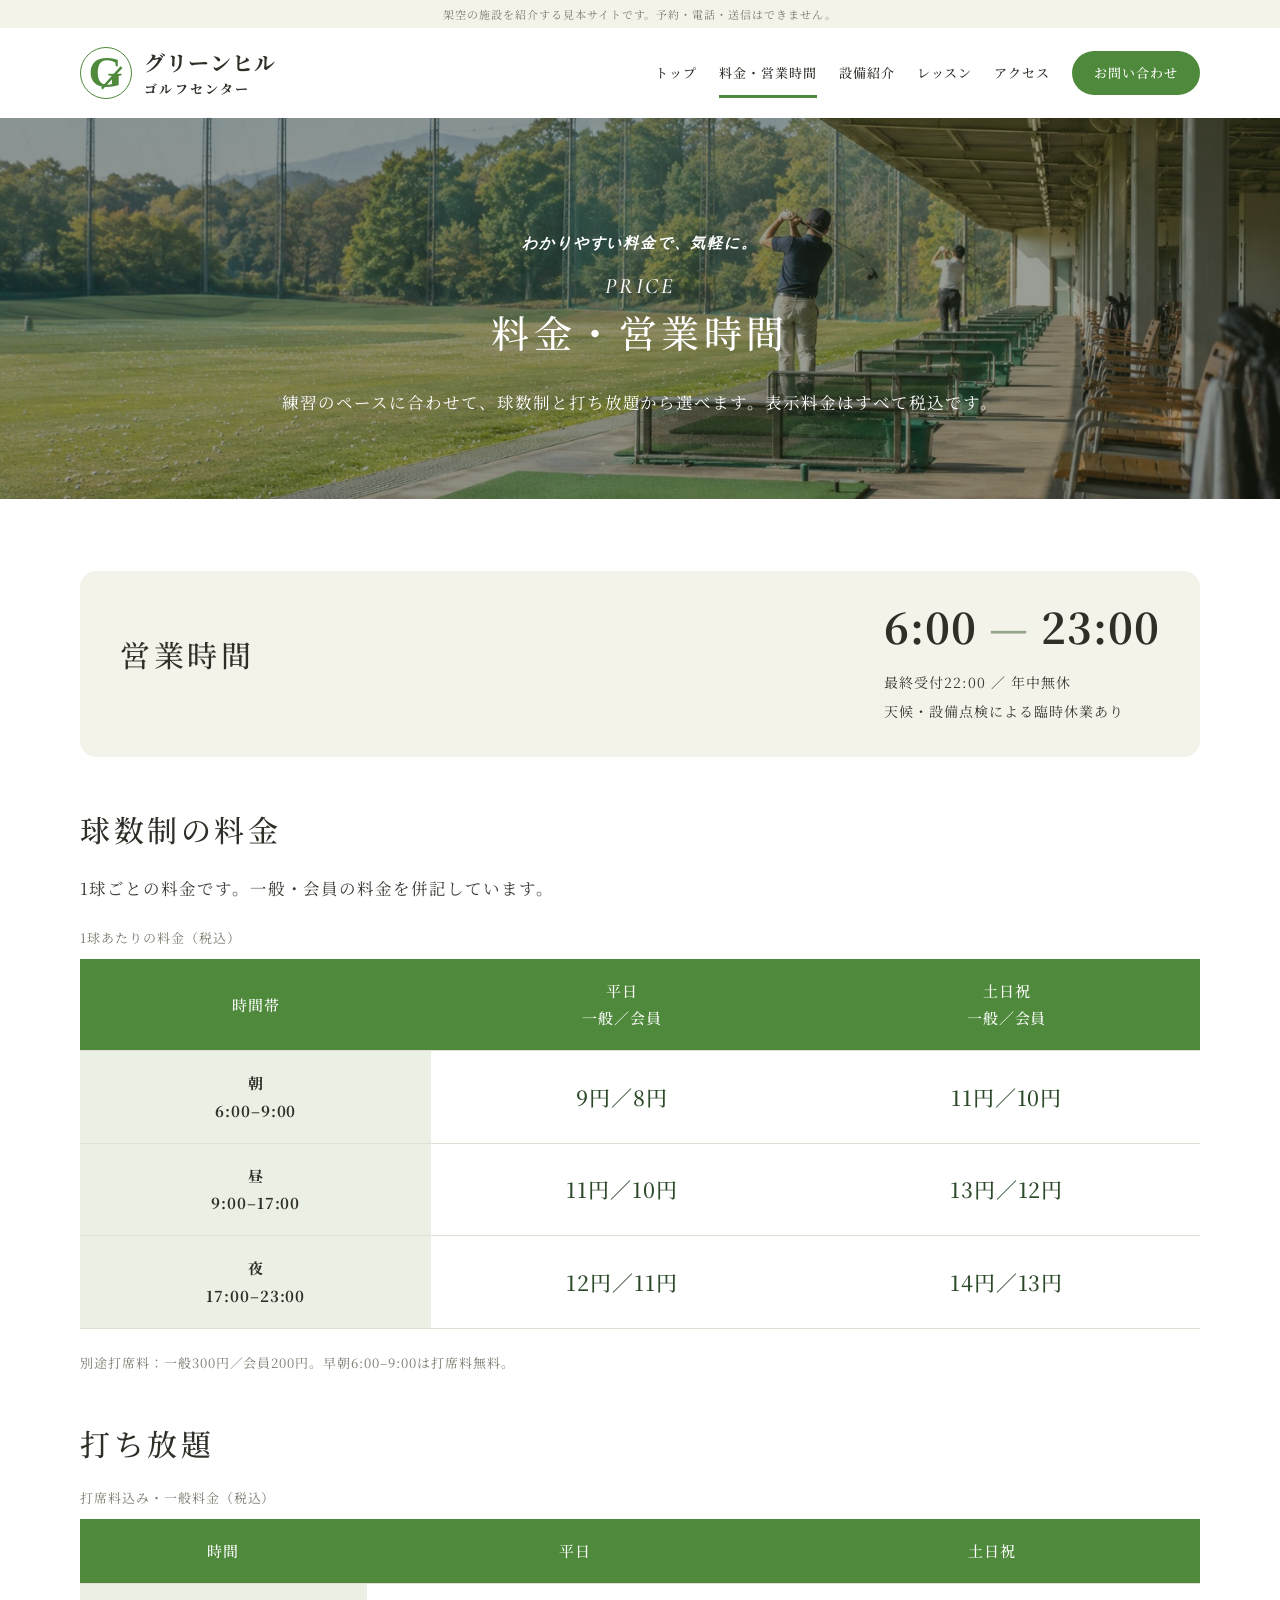
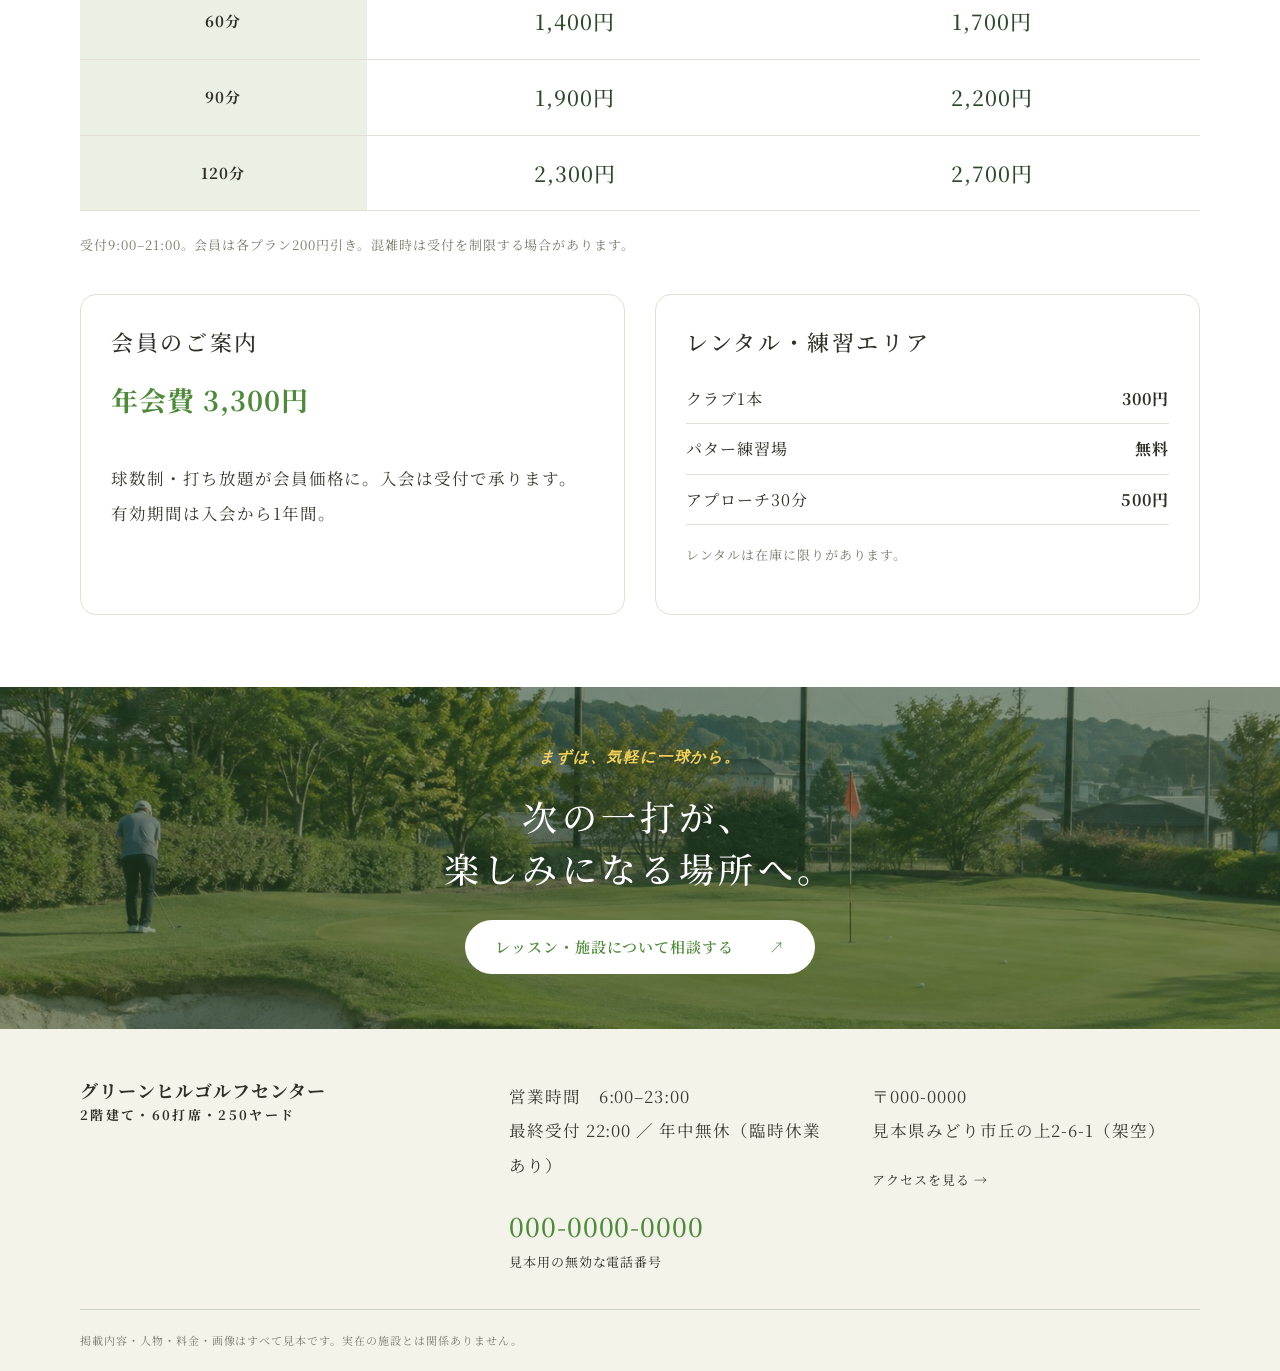
<file: price.html>
<!doctype html><html lang="ja"><head><meta charset="utf-8"><meta name="viewport" content="width=device-width,initial-scale=1"><meta name="description" content="架空のゴルフ練習場・グリーンヒルゴルフセンターの見本サイト。料金、設備、レッスンをご案内します。"><title>料金・営業時間｜グリーンヒルゴルフセンター（見本）</title><link rel="preconnect" href="https://fonts.googleapis.com"><link href="https://fonts.googleapis.com/css2?family=Cormorant+Garamond:ital,wght@1,500&family=Noto+Serif+JP:wght@400;500;700&display=swap" rel="stylesheet"><link rel="stylesheet" href="style.css"><script src="script.js" defer></script></head><body class="p-price">
<a class="skip" href="#main">本文へ移動</a><div class="demo">架空の施設を紹介する見本サイトです。予約・電話・送信はできません。</div>
<header><div class="head wrap"><a class="brand" href="index.html"><span class="mark" aria-hidden="true">G<span>／</span></span><span>グリーンヒル<small>ゴルフセンター</small></span></a><button class="menubtn" aria-expanded="false" aria-controls="navigation">メニュー <span>☰</span></button><nav id="navigation" aria-label="メインメニュー"><a href="index.html">トップ</a><a href="price.html" aria-current="page">料金・営業時間</a><a href="facility.html">設備紹介</a><a href="lesson.html">レッスン</a><a href="access.html">アクセス</a><a href="contact.html">お問い合わせ</a></nav></div></header>
<main id="main"><section class="pagehead wrap" style="--bg:url(img/bays.jpg)"><p class="eyebrow">わかりやすい料金で、気軽に。</p><h1><span class="en">PRICE</span>料金・営業時間</h1><p>練習のペースに合わせて、球数制と打ち放題から選べます。表示料金はすべて税込です。</p></section><section class="wrap section" id="hours"><div class="hours"><h2>営業時間</h2><div><strong>6:00 <span>—</span> 23:00</strong><p>最終受付22:00 ／ 年中無休<br>天候・設備点検による臨時休業あり</p></div></div><h2>球数制の料金</h2><p>1球ごとの料金です。一般・会員の料金を併記しています。</p><div class="tablewrap"><table><caption>1球あたりの料金（税込）</caption><thead><tr><th scope="col">時間帯</th><th scope="col">平日<br>一般／会員</th><th scope="col">土日祝<br>一般／会員</th></tr></thead><tbody><tr><th scope="row">朝<br>6:00–9:00</th><td>9円／8円</td><td>11円／10円</td></tr><tr><th scope="row">昼<br>9:00–17:00</th><td>11円／10円</td><td>13円／12円</td></tr><tr><th scope="row">夜<br>17:00–23:00</th><td>12円／11円</td><td>14円／13円</td></tr></tbody></table></div><p class="note">別途打席料：一般300円／会員200円。早朝6:00–9:00は打席料無料。</p>
<h2>打ち放題</h2><div class="tablewrap"><table><caption>打席料込み・一般料金（税込）</caption><thead><tr><th>時間</th><th>平日</th><th>土日祝</th></tr></thead><tbody><tr><th>60分</th><td>1,400円</td><td>1,700円</td></tr><tr><th>90分</th><td>1,900円</td><td>2,200円</td></tr><tr><th>120分</th><td>2,300円</td><td>2,700円</td></tr></tbody></table></div><p class="note">受付9:00–21:00。会員は各プラン200円引き。混雑時は受付を制限する場合があります。</p>
<div class="twocol"><article class="panel"><h3>会員のご案内</h3><p class="price">年会費 3,300円</p><p>球数制・打ち放題が会員価格に。入会は受付で承ります。有効期間は入会から1年間。</p></article><article class="panel"><h3>レンタル・練習エリア</h3><dl class="detail"><div><dt>クラブ1本</dt><dd>300円</dd></div><div><dt>パター練習場</dt><dd>無料</dd></div><div><dt>アプローチ30分</dt><dd>500円</dd></div></dl><p class="note">レンタルは在庫に限りがあります。</p></article></div></section></main><section class="closing"><div class="wrap"><div><p class="eyebrow">まずは、気軽に一球から。</p><h2>次の一打が、<br>楽しみになる場所へ。</h2></div><a class="button" href="contact.html">レッスン・施設について相談する<span aria-hidden="true">↗</span></a></div></section>
<footer><div class="wrap footergrid"><div class="brand">グリーンヒルゴルフセンター<small>2階建て・60打席・250ヤード</small></div><div><p>営業時間　6:00–23:00<br>最終受付 22:00 ／ 年中無休（臨時休業あり）</p><strong class="phone">000-0000-0000</strong><small>見本用の無効な電話番号</small></div><div><p>〒000-0000<br>見本県みどり市丘の上2-6-1（架空）</p><a href="access.html">アクセスを見る →</a></div></div><div class="wrap footnote">掲載内容・人物・料金・画像はすべて見本です。実在の施設とは関係ありません。</div></footer>
<button class="mobilecall" type="button" data-demo-call>☎ 電話する <small>見本</small></button><dialog id="call-dialog"><h2>電話ボタンの見本</h2><p>架空の施設のため発信しません。<br>本番では実際の電話番号に接続します。</p><button class="button" data-close>閉じる</button></dialog></body></html>
</file>
<file: style.css>
:root{--green:#204e3d;--deep:#15382c;--lime:#d8e6b3;--cream:#f6f5ef;--ink:#24382e;--muted:#617067;--line:#d9dfd6}*{box-sizing:border-box}html{scroll-behavior:smooth;scroll-padding-top:100px}body{margin:0;color:var(--ink);background:var(--cream);font-family:"Yu Gothic",Meiryo,sans-serif;line-height:1.85;font-size:16px}a{color:inherit;text-decoration:none}button,input,select,textarea{font:inherit}button,a,input,textarea,select{-webkit-tap-highlight-color:transparent}a:focus-visible,button:focus-visible{outline:3px solid #b27b25;outline-offset:4px}img{display:block;width:100%;height:auto;object-fit:cover}p{margin:0 0 1.2em}h1,h2,h3{line-height:1.5;margin:0 0 .65em}h1{font-size:46px;letter-spacing:.05em}h2{font-size:30px;letter-spacing:.03em}h3{font-size:22px}small{font-size:13px}.wrap{max-width:1120px;margin:auto;width:calc(100% - 64px)}.demo{background:var(--deep);color:#fff;text-align:center;font-size:11px;padding:4px 12px}header{background:#fff;position:relative;z-index:20;border-bottom:1px solid var(--line)}.head{height:90px;display:flex;align-items:center;justify-content:space-between;gap:20px}.brand{font-weight:bold;font-size:21px;line-height:1.3;display:flex;align-items:center;gap:12px}.brand small{display:block;font-size:13px;letter-spacing:.18em;margin-top:5px}.mark{font-family:Georgia,serif;font-size:44px;color:var(--green);position:relative;border:1px solid #91a48d;width:52px;height:52px;text-align:center;line-height:50px;border-radius:50%}.mark span{position:absolute;font-size:25px;left:19px;top:4px}nav{display:flex;gap:22px;align-items:center;font-size:13px;font-weight:bold}nav a{padding:13px 0;position:relative}nav a[aria-current=page]:after{content:"";position:absolute;height:3px;bottom:0;background:var(--green);left:0;right:0}nav a:last-child{background:var(--green);color:white;padding:12px 16px;border-radius:4px}.menubtn{display:none}.hero{height:440px;position:relative;background:#264e39;color:#fff;overflow:hidden}.hero>img{height:100%;object-position:center 55%}.hero:after{content:"";position:absolute;inset:0;background:linear-gradient(90deg,rgba(7,35,22,.78),rgba(10,30,20,.22) 70%)}.hero-copy{position:absolute;top:48px;left:0;right:0;z-index:2}.hero h1{font-size:54px;line-height:1.45;text-shadow:0 1px 5px #18372555}.eyebrow{font-size:13px;font-weight:bold;letter-spacing:.14em;color:var(--green);margin-bottom:16px}.hero .eyebrow{color:#e3eccd}.hero-caption{position:absolute;bottom:24px;right:6%;z-index:2;font-size:12px;letter-spacing:.08em}.quick{display:grid;grid-template-columns:repeat(3,1fr);background:#fff;position:relative;z-index:3;box-shadow:0 10px 30px #1837250a;border-bottom:3px solid var(--green)}.quick a{padding:20px 26px;border-right:1px solid var(--line);transition:background .2s}.quick a:hover{background:#edf2e5}.quick a:last-child{border:0;background:#e5edcf}.quick span,.quick small,.quick strong{display:block}.quick span{font-size:12px;color:var(--muted);font-weight:bold}.quick strong{font-size:22px;color:var(--green);margin:3px 0}.quick small{font-size:12px}.section{padding-top:72px;padding-bottom:72px}.intro{display:grid;grid-template-columns:1fr 1.15fr;gap:100px}.intro h2{font-size:40px}.button{display:inline-flex;align-items:center;justify-content:space-between;gap:35px;border:1px solid var(--green);padding:13px 22px;background:var(--green);color:#fff;font-weight:bold;font-size:14px;border-radius:3px;cursor:pointer}.button:hover{background:#30634d}.feature{display:grid;grid-template-columns:1.15fr 1fr;gap:55px;align-items:center}.feature>img{aspect-ratio:3/2;border-radius:4px}.feature p{color:var(--muted)}.feature .eyebrow{color:var(--green)}.section-title{display:flex;align-items:center;justify-content:space-between;gap:20px;margin-bottom:24px}.section-title a{font-size:14px;border-bottom:1px solid var(--green)}.lesson-banner{display:grid;grid-template-columns:1.1fr 1fr;background:#e7ecdd;align-items:center}.lesson-banner img{height:360px}.lesson-banner>div{padding:32px}.pill{display:inline-block;background:#dce7c5;color:#264c35;padding:4px 12px;font-size:12px;font-weight:bold;border-radius:2px;margin-bottom:15px}.news{display:grid;grid-template-columns:1fr 2fr;gap:40px;padding:15px 0 75px}.news h2{font-size:22px}.news p{border-bottom:1px solid var(--line);padding:13px 0;font-size:14px;margin:0}.news time{display:block;font-size:11px;color:var(--muted)}.closing{background:var(--green);color:white;padding:55px 0}.closing .wrap{display:flex;align-items:center;justify-content:space-between;gap:25px}.closing .eyebrow{color:var(--lime)}.closing h2{font-size:35px;margin:0}.closing .button{background:var(--lime);color:var(--deep);border:0}footer{background:#eef0e8;padding:50px 0 20px}.footergrid{display:grid;grid-template-columns:1.2fr 1fr 1fr;gap:35px;font-size:13px}.footergrid .brand{display:block;font-size:18px}.footergrid small{display:block}.phone{font-size:26px;font-weight:bold;white-space:nowrap}.footnote{border-top:1px solid #cbd3c6;margin-top:35px;padding-top:20px;font-size:11px;color:var(--muted)}.pagehead{padding:56px 0 42px;border-bottom:1px solid var(--line)}.pagehead p:last-child{color:var(--muted);max-width:780px;margin:0}.hours{display:flex;justify-content:space-between;align-items:center;gap:30px;background:#e7ecdd;padding:30px 40px;margin-bottom:50px}.hours strong{font-size:42px;line-height:1.2}.hours strong span{color:#92a489}.hours p{font-size:14px;margin-top:15px;margin-bottom:0}.tablewrap{margin:20px 0}table{width:100%;border-collapse:collapse;background:white}caption{text-align:left;font-size:13px;padding-bottom:9px;color:var(--muted)}th,td{padding:18px 20px;border-bottom:1px solid var(--line);text-align:center}thead th{background:var(--green);color:white;font-size:15px}tbody th{background:#eaf0e3;font-size:15px}td{font-weight:bold;font-size:21px}.note{font-size:13px;color:var(--muted)}.section>h2:not(:first-child){margin-top:45px}.twocol{display:grid;grid-template-columns:1fr 1fr;gap:30px;margin-top:35px}.panel{padding:30px;background:white;border:1px solid var(--line);border-radius:4px}.price{font-size:27px;font-weight:bold;color:var(--green)}.detail>div{display:flex;justify-content:space-between;border-bottom:1px solid var(--line);padding:10px 0}.detail dd{font-weight:bold;margin:0}.facility-list{padding:60px 0 80px}.facility-list .feature{padding:25px 0 50px}.facility-list .feature:nth-child(even)>img{order:2}.widephoto{margin-top:40px}.widephoto img{max-height:420px}.cards{display:grid;grid-template-columns:repeat(3,1fr);gap:20px}.cards h2{font-size:24px}.cards .panel{display:flex;flex-direction:column;padding:26px}.cards .button{margin-top:auto;gap:10px;font-size:13px}.cards .pill{align-self:flex-start}.trial{margin:40px 0 65px;background:#e7ecdd;padding:32px;display:flex;align-items:center;gap:35px}.trial>div{flex:1}.trial strong{color:var(--green)}.instructor{display:grid;grid-template-columns:130px 1fr;gap:22px}.instructor img{height:170px;border-radius:3px}.instructor h3{font-size:19px}.instructor p{font-size:14px}.map iframe{width:100%;height:420px;border:0;background:#e7ecdd}.mapnote{background:#e7ecdd;font-size:13px;padding:12px 18px}.contact-layout{display:grid;grid-template-columns:1fr 1.65fr;gap:70px}.contact-layout h2{font-size:22px}hr{border:0;border-top:1px solid var(--line);margin:28px 0}form{background:white;padding:32px;border:1px solid var(--line)}label{display:block;font-weight:bold;font-size:15px;margin:20px 0 8px}label span{font-size:11px;background:#edf1e7;padding:3px 7px;margin-left:7px;color:var(--green)}input,select,textarea{display:block;width:100%;border:1px solid #aebbae;border-radius:3px;padding:12px;background:#fff;color:var(--ink)}textarea{resize:vertical}input:focus,select:focus,textarea:focus{outline:2px solid var(--green);outline-offset:2px}form .button{margin-top:25px}.formnotice,#form-result{font-size:13px;background:#edf1e7;padding:15px}#form-result{margin-top:25px}.mobilecall{display:none}.skip{position:fixed;top:-100px;left:10px;padding:10px;background:white;z-index:100}.skip:focus{top:10px}dialog{max-width:90%;border:1px solid var(--line);padding:30px;border-radius:6px}dialog::backdrop{background:#112b1fcc}
@media(max-width:900px){.head{height:75px}.menubtn{display:block;border:1px solid var(--line);background:#fff;padding:8px 10px;font-size:12px}.menubtn span{margin-left:7px}nav{display:none;position:absolute;top:75px;left:0;right:0;background:#fff;padding:20px 30px;box-shadow:0 10px 20px #0002}nav.open{display:grid;gap:3px}nav a{padding:12px}.brand{font-size:18px}.intro{gap:35px}.quick strong{font-size:18px}.quick a{padding:17px}.feature{gap:30px}.cards{gap:12px}.cards .panel{padding:20px}.cards .price{font-size:23px}.contact-layout{gap:30px}}
@media(max-width:600px){body{font-size:15px;padding-bottom:57px}.wrap{width:calc(100% - 36px)}.demo{font-size:9px;padding:4px 8px;line-height:1.6}.head{height:70px}.brand{font-size:16px;gap:8px}.brand small{font-size:10px}.mark{width:40px;height:40px;line-height:38px;font-size:34px}.mark span{font-size:19px;left:14px}.menubtn{font-size:11px;padding:7px}nav{top:70px}.hero{height:300px}.hero-copy{top:26px}.hero .eyebrow{font-size:10px;margin-bottom:10px}.hero h1{font-size:35px;line-height:1.5;margin-bottom:12px}.hero p{font-size:12px;line-height:1.8}.hero-caption{font-size:9px;bottom:14px;right:18px}.hero:after{background:linear-gradient(90deg,#103723b8,#10372325)}.quick{width:100%;grid-template-columns:repeat(3,1fr)}.quick a{padding:12px 9px;line-height:1.5}.quick span{font-size:9px}.quick strong{font-size:15px;line-height:1.5;margin:7px 0}.quick small{font-size:10px}.section{padding:45px 0}.intro{grid-template-columns:1fr;gap:15px}.intro h2{font-size:31px}.eyebrow{font-size:11px;margin-bottom:12px}h1{font-size:32px}h2{font-size:25px}h3{font-size:20px}.feature{grid-template-columns:1fr;gap:24px}.feature>div{padding:0 4px}.button{padding:12px 18px;font-size:13px}.section-title{display:block}.section-title a{display:inline-block;margin-bottom:12px}.lesson-banner{grid-template-columns:1fr}.lesson-banner img{height:220px}.lesson-banner>div{padding:24px}.news{grid-template-columns:1fr;gap:5px;padding:0 0 45px}.closing{padding:36px 0}.closing .wrap{display:block}.closing h2{font-size:28px;margin-bottom:25px}.closing .button{width:100%;gap:10px}.footergrid{grid-template-columns:1fr;gap:25px}footer{padding-top:35px}.footnote{margin-top:25px}.pagehead{padding:35px 0 28px}.hours{display:block;padding:24px;margin-bottom:35px}.hours strong{font-size:34px}th,td{padding:12px 6px}thead th,tbody th{font-size:12px}td{font-size:17px}.twocol,.cards{grid-template-columns:1fr;gap:20px}.panel{padding:24px}.facility-list{padding:20px 0 35px}.facility-list .feature{padding:20px 0 30px}.facility-list .feature:nth-child(even)>img{order:0}.widephoto{margin-top:25px}.widephoto img{height:240px}.trial{display:block;padding:24px;margin:30px 0 40px}.trial h2{font-size:23px}.trial .button{margin-top:10px}.instructor{grid-template-columns:100px 1fr;gap:17px}.instructor img{height:155px}.map iframe{height:300px}.contact-layout{grid-template-columns:1fr;gap:30px}form{padding:20px}form .button{width:100%;gap:8px;font-size:12px}.mobilecall{display:block;position:fixed;bottom:0;left:0;right:0;z-index:30;width:100%;border:0;background:var(--green);color:#fff;padding:12px;font-weight:bold;box-shadow:0 -2px 10px #0002}.mobilecall small{font-size:10px;margin-left:10px}.phone{font-size:25px}}

/* ===== B案: 明るく上品(明朝×白×芝の緑) 2026-10-31 ===== */
:root{--green:#4f8a3c;--deep:#2c4a2a;--lime:#f2d25c;--cream:#f4f3ea;--ink:#3a3a33;--muted:#7a7a6e;--line:#e2e0d4}
body{font-family:"Noto Serif JP","Yu Mincho",serif;overflow-x:hidden;letter-spacing:.06em;background:#fff}
h1,h2,h3{font-weight:500;letter-spacing:.12em}
.eyebrow,.en,.stats span,.hero-en{font-family:"Cormorant Garamond",serif;font-style:italic;letter-spacing:.12em}
.eyebrow{color:var(--green);font-size:15px}
.demo{background:var(--cream);color:var(--muted)}
header{background:rgba(255,255,255,.92);border:0}
.mark{border:1px solid var(--green);color:var(--green);border-radius:50%}
nav{font-weight:500}
nav a:last-child{background:var(--green);border-radius:999px;padding:10px 22px}
.button{background:#fff;color:var(--green);border:1px solid var(--green);border-radius:999px;padding:13px 30px;font-weight:500}
.button:hover{background:var(--green);color:#fff}
/* トップ: 明るい全画面写真+右側に縦長の明朝コピー */
.home header{position:absolute;left:0;right:0;top:22px;background:transparent;color:#fff}
.home .hero{height:min(100vh,860px);min-height:620px}
.home .hero:after{background:linear-gradient(270deg,rgba(0,0,0,.35),transparent 55%)}
.home .hero-copy{top:120px;left:auto;right:0;text-align:left;display:flex;flex-direction:column;align-items:flex-end}
.home .hero-copy>*{max-width:520px;width:100%}
.home .hero h1{font-size:clamp(34px,4.2vw,54px);font-weight:500;line-height:1.7;text-shadow:0 2px 12px rgba(0,0,0,.35)}
.hero-en{font-size:18px;color:#fff;margin-bottom:6px}
.home .hero .eyebrow{display:none}
.stats{position:absolute;left:0;right:0;bottom:28px;z-index:2;display:flex;justify-content:center;gap:56px}
.stats div{color:#fff;text-align:center;text-shadow:0 1px 8px rgba(0,0,0,.4)}
.stats b{display:block;font-size:40px;font-weight:500}
.stats span{font-size:13px;color:#fff}
.scroll{display:none}
.quick{background:#fff;border:0;box-shadow:0 10px 30px rgba(60,60,40,.08);margin-top:-48px;position:relative;z-index:5;border-radius:16px;overflow:hidden}
.quick a{border-color:var(--line)}
.quick a:last-child{background:var(--lime)}
.quick strong{color:var(--deep);font-weight:500}
.section,.news{background:#fff}
.intro h2{font-size:36px;line-height:1.7}
.feature>img,.lesson-banner img,.widephoto img,.facility-list img{border:10px solid #fff;box-shadow:0 6px 24px rgba(60,60,40,.12)}
.lesson-banner{background:var(--cream)}
.pill{background:var(--lime);color:var(--deep);border-radius:999px}
.closing{background:linear-gradient(rgba(44,74,42,.55),rgba(44,74,42,.55)),url(img/approach.jpg) center/cover;text-align:center}
.closing .wrap{flex-direction:column}
.closing .button{background:#fff;color:var(--green);border:0}
footer{background:var(--cream)}
.phone{color:var(--green);font-weight:500}
/* 下層: 写真の帯に白い明朝 */
.pagehead{position:relative;color:#fff;border:0;padding:110px 0 80px;isolation:isolate;text-align:center}
.pagehead:before{content:"";position:absolute;inset:0 auto 0 50%;width:100vw;transform:translateX(-50%);z-index:-1;background:linear-gradient(rgba(30,40,25,.45),rgba(30,40,25,.45)),var(--bg) center/cover}
.pagehead .eyebrow{color:#fff;justify-content:center}
.pagehead p:last-child{color:#fff;margin:auto}
.pagehead h1{font-size:38px;font-weight:500}
.pagehead .en{display:block;font-size:22px;margin-top:-6px;order:2}
.hours{background:var(--cream);border-radius:16px}
thead th{background:var(--green);font-weight:500}td{color:var(--deep);font-weight:500}
.panel,form{border-radius:16px;border:1px solid var(--line)}
.trial{background:var(--cream);border-radius:16px}
.mobilecall{background:var(--green);border-radius:999px;left:12px;right:12px;bottom:10px;width:auto}
@media(max-width:600px){
.home .hero-copy{top:110px;padding:0 18px}.home .hero h1{font-size:30px}
.stats{gap:24px}.stats b{font-size:28px}.stats span{font-size:10px}
.quick{grid-template-columns:1fr;margin:-30px 18px 0;width:auto}
.pagehead{padding:70px 0 50px}.pagehead h1{font-size:28px}
body{padding-bottom:72px}
}

.stats span{display:block;margin-top:4px;font-size:13px;color:#fff}

/* 読みやすさ: 灰色の細い文字をやめ、文字を濃く大きく */
body{color:#2f2f28}
p,.feature p,.lesson-banner p,.intro p{color:#3a3a33;font-size:16.5px;line-height:2.1}
.feature h2,.section-title h2,.lesson-banner h3,.intro h2{color:#22331f;font-weight:600}
.feature h2{font-size:32px}
.eyebrow{color:#3d7330;font-weight:600}
.feature{gap:64px}
.feature>div{background:var(--cream);padding:44px 44px 40px;border-radius:4px;margin-left:-110px;position:relative;z-index:1;box-shadow:0 8px 28px rgba(60,60,40,.10)}
.facility-list .feature:nth-child(even)>div{margin-left:0;margin-right:-110px}
.button{font-size:15px;font-weight:600;border-width:1.5px}
@media(max-width:900px){.feature>div{margin:-50px 18px 0!important;padding:28px}}

/* 統一: レッスン欄も「額縁写真+重なるクリーム板」に揃える */
.lesson-banner{background:transparent;display:grid;grid-template-columns:1.15fr 1fr;gap:64px;align-items:center;overflow:visible;box-shadow:none;border-radius:0}
.lesson-banner img{height:auto;aspect-ratio:3/2;border:10px solid #fff;box-shadow:0 6px 24px rgba(60,60,40,.12)}
.lesson-banner>div{background:var(--cream);padding:44px 44px 40px;border-radius:4px;margin-left:-110px;position:relative;z-index:1;box-shadow:0 8px 28px rgba(60,60,40,.10)}
.lesson-banner h3{font-size:32px;font-weight:600;color:#22331f;font-family:inherit}
.feature>div,.lesson-banner>div{min-height:300px;display:flex;flex-direction:column;justify-content:center}
.feature>div>*,.lesson-banner>div>*{align-self:flex-start}
.feature,.lesson-banner{margin-bottom:24px}
@media(max-width:900px){.lesson-banner{grid-template-columns:1fr;gap:0}.lesson-banner>div{margin:-50px 18px 0!important;padding:28px;min-height:0}.feature>div{min-height:0}}

/* 数字の説明が下の板に隠れていたので、上に上げて単位を横に並べる */
.home .stats{bottom:84px;gap:40px}
.home .stats div{display:flex;align-items:baseline;gap:8px;background:rgba(0,0,0,.28);padding:10px 22px;border-radius:999px;backdrop-filter:blur(2px)}
.home .stats b{font-size:34px}
.home .stats span{display:inline;margin:0;font-size:15px;letter-spacing:.1em}
@media(max-width:600px){.home .stats{bottom:60px;gap:8px}.home .stats div{padding:6px 12px}.home .stats b{font-size:22px}.home .stats span{font-size:11px}}

/* トップ: 画面いっぱいの背景動画(スクロールしないと次が見えない大きさ) */
.home .hero{height:100vh;height:100svh;min-height:640px;border-radius:0}
.hero-video{position:absolute;inset:0;width:100%;height:100%;object-fit:cover}
.home .hero:after{background:linear-gradient(270deg,rgba(0,0,0,.4),transparent 60%),linear-gradient(0deg,rgba(0,0,0,.35),transparent 30%)}
.home .stats{bottom:90px}
.home .quick{margin-top:48px}
.scroll{display:block;position:absolute;left:50%;right:auto;bottom:18px;transform:translateX(-50%);writing-mode:horizontal-tb;color:#fff;font-family:"Cormorant Garamond",serif;font-style:italic;font-size:14px;letter-spacing:.2em;padding-bottom:0;z-index:2}
.scroll:after{display:none}
@media(prefers-reduced-motion:reduce){.hero-video{display:none}.home .hero{background:url(img/hero_poster.jpg) center/cover}}

/* 動画の上の文字を読めるように: 文字の後ろに暗い半透明の板 */
.home .hero-copy>p:not(.hero-en){display:inline-block;width:auto;background:rgba(15,25,12,.55);padding:14px 20px;border-radius:6px;font-size:16px;line-height:2;text-shadow:none;backdrop-filter:blur(3px);color:#fff}
.home .hero h1,.hero-en{text-shadow:0 2px 16px rgba(0,0,0,.6),0 0 2px rgba(0,0,0,.5)}
.home .hero:after{background:linear-gradient(270deg,rgba(0,0,0,.55),rgba(0,0,0,.15) 55%,transparent 75%),linear-gradient(0deg,rgba(0,0,0,.35),transparent 30%)}
</file>
